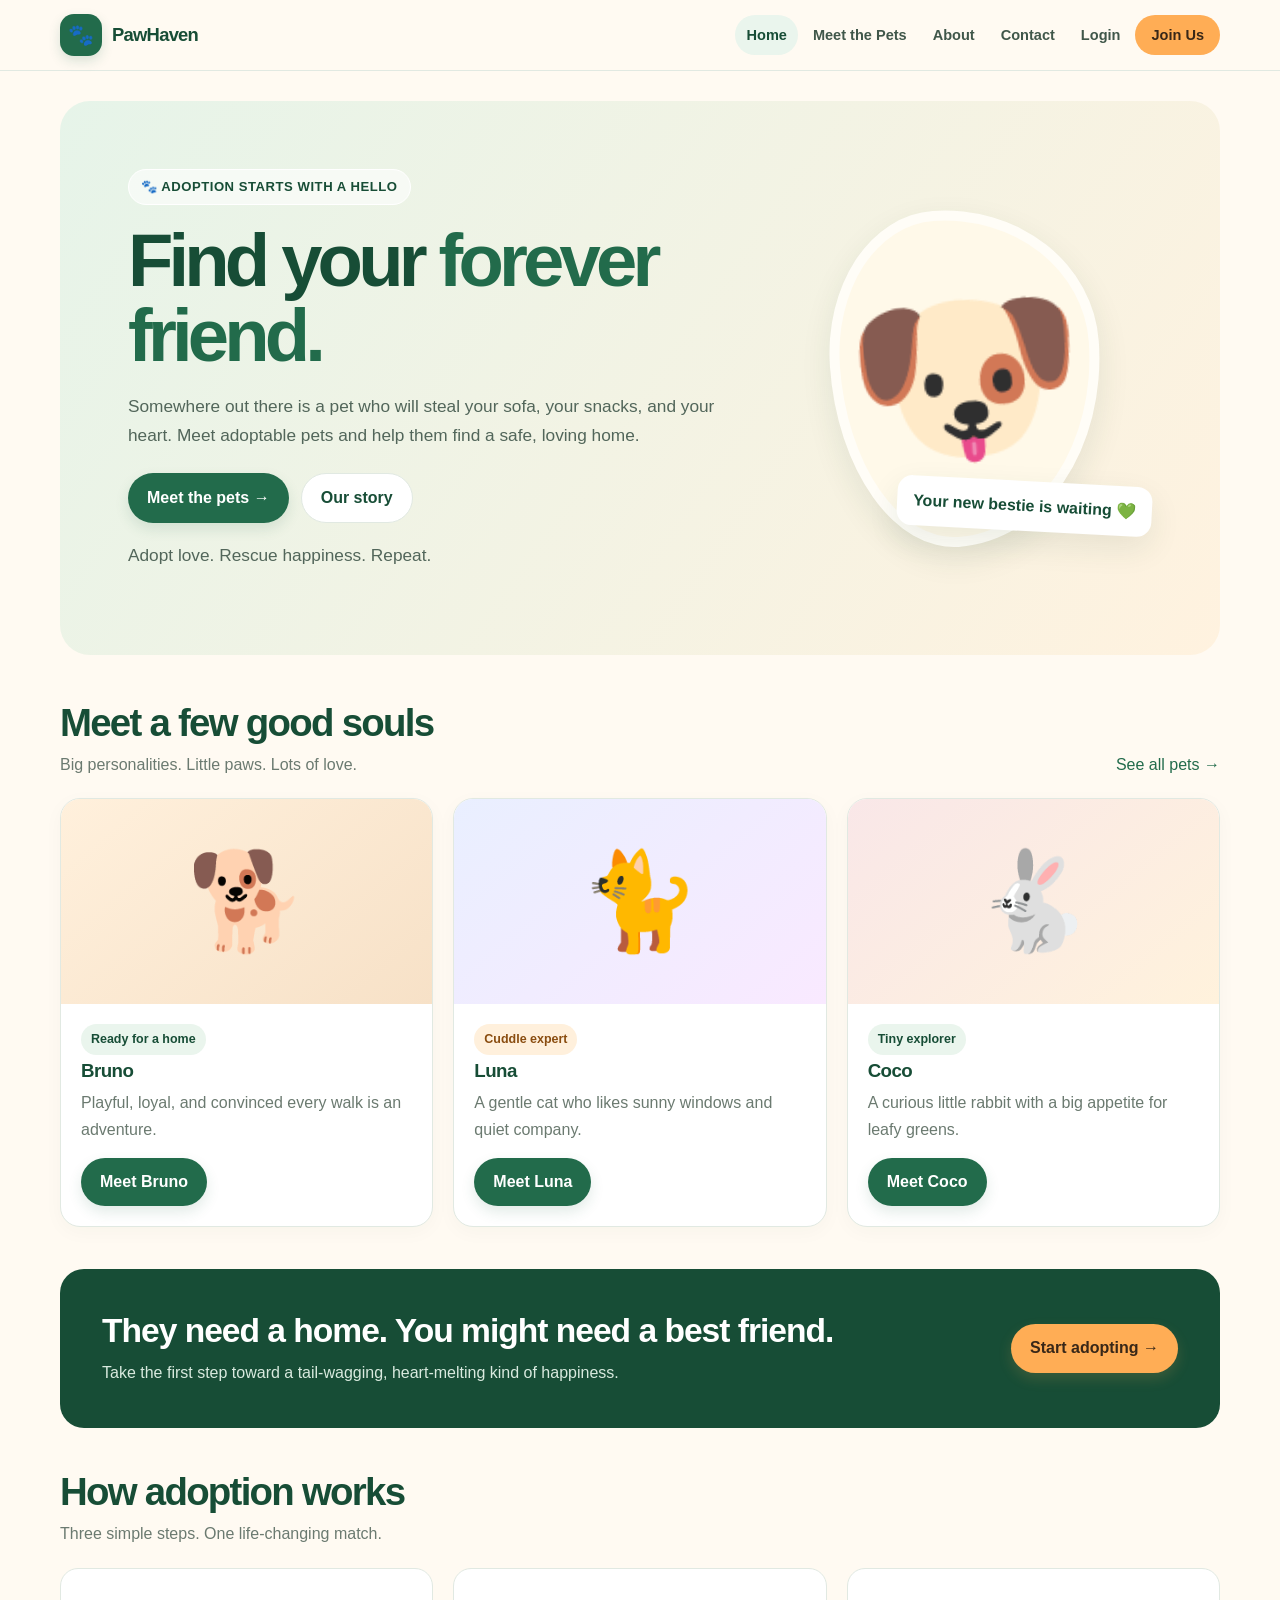
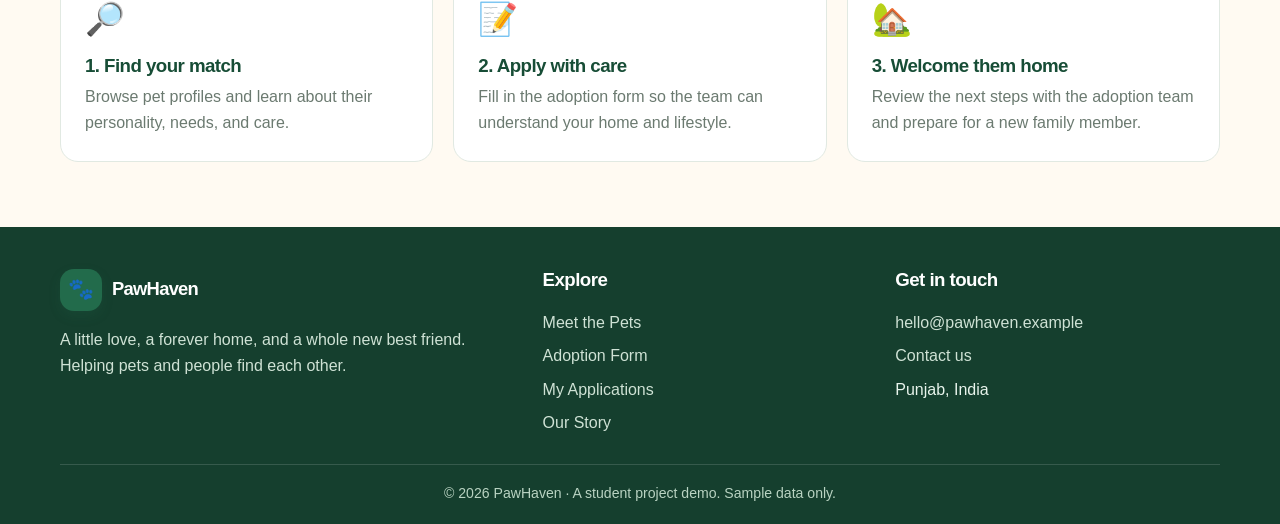
<file: index.html>
<!DOCTYPE html>
<html lang="en">
<head>
  <meta charset="UTF-8">
  <meta name="viewport" content="width=device-width, initial-scale=1.0">
  <title>Home | PawHaven</title>
  <meta name="description" content="PawHaven — a friendly pet adoption platform student project.">
  <link rel="stylesheet" href="style.css">
</head>
<body>
<header><div class="nav-wrap"><a class="brand" href="index.html"><span class="brand-mark">🐾</span><span>PawHaven</span></a><nav class="nav-links"><a href="index.html">Home</a><a href="pets.html">Meet the Pets</a><a href="about.html">About</a><a href="contact.html">Contact</a><a href="login.html">Login</a><a class="nav-cta" href="register.html">Join Us</a></nav></div></header>
<main class="container">

<section class="hero">
  <div><span class="eyebrow">🐾 Adoption starts with a hello</span><h1>Find your <span>forever friend.</span></h1><p>Somewhere out there is a pet who will steal your sofa, your snacks, and your heart. Meet adoptable pets and help them find a safe, loving home.</p><div class="button-row"><a class="btn" href="pets.html">Meet the pets →</a><a class="btn light" href="about.html">Our story</a></div><p class="small">Adopt love. Rescue happiness. Repeat.</p></div>
  <div class="hero-art"><div class="pet-emoji">🐶</div><div class="floating-note">Your new bestie is waiting 💚</div></div>
</section>
<div class="section-head"><div><h2>Meet a few good souls</h2><p>Big personalities. Little paws. Lots of love.</p></div><a href="pets.html">See all pets →</a></div>
<section class="grid">
  <article class="card"><div class="pet-photo dog">🐕</div><div class="card-body"><span class="tag">Ready for a home</span><h3>Bruno</h3><p>Playful, loyal, and convinced every walk is an adventure.</p><a class="btn" href="pet-details.html?pet=bruno">Meet Bruno</a></div></article>
  <article class="card"><div class="pet-photo cat">🐈</div><div class="card-body"><span class="tag orange">Cuddle expert</span><h3>Luna</h3><p>A gentle cat who likes sunny windows and quiet company.</p><a class="btn" href="pet-details.html?pet=luna">Meet Luna</a></div></article>
  <article class="card"><div class="pet-photo rabbit">🐇</div><div class="card-body"><span class="tag">Tiny explorer</span><h3>Coco</h3><p>A curious little rabbit with a big appetite for leafy greens.</p><a class="btn" href="pet-details.html?pet=coco">Meet Coco</a></div></article>
</section>
<section class="callout"><div><h2>They need a home. You might need a best friend.</h2><p>Take the first step toward a tail-wagging, heart-melting kind of happiness.</p></div><a class="btn orange" href="adoption-form.html">Start adopting →</a></section>
<div class="section-head"><div><h2>How adoption works</h2><p>Three simple steps. One life-changing match.</p></div></div>
<section class="grid">
  <div class="feature"><div class="icon">🔎</div><h3>1. Find your match</h3><p>Browse pet profiles and learn about their personality, needs, and care.</p></div>
  <div class="feature"><div class="icon">📝</div><h3>2. Apply with care</h3><p>Fill in the adoption form so the team can understand your home and lifestyle.</p></div>
  <div class="feature"><div class="icon">🏡</div><h3>3. Welcome them home</h3><p>Review the next steps with the adoption team and prepare for a new family member.</p></div>
</section>

</main>
<footer class="footer"><div class="container"><div class="footer-grid"><div><a class="brand" href="index.html"><span class="brand-mark">🐾</span><span style="color:white">PawHaven</span></a><p>A little love, a forever home, and a whole new best friend. Helping pets and people find each other.</p></div><div><h3>Explore</h3><div class="footer-links"><a href="pets.html">Meet the Pets</a><a href="adoption-form.html">Adoption Form</a><a href="my-applications.html">My Applications</a><a href="about.html">Our Story</a></div></div><div><h3>Get in touch</h3><div class="footer-links"><a href="mailto:hello@pawhaven.example">hello@pawhaven.example</a><a href="contact.html">Contact us</a><span>Punjab, India</span></div></div></div><div class="copyright">© 2026 PawHaven · A student project demo. Sample data only.</div></div></footer>
  <script src="script.js"></script>
</body>
</html>
</file>
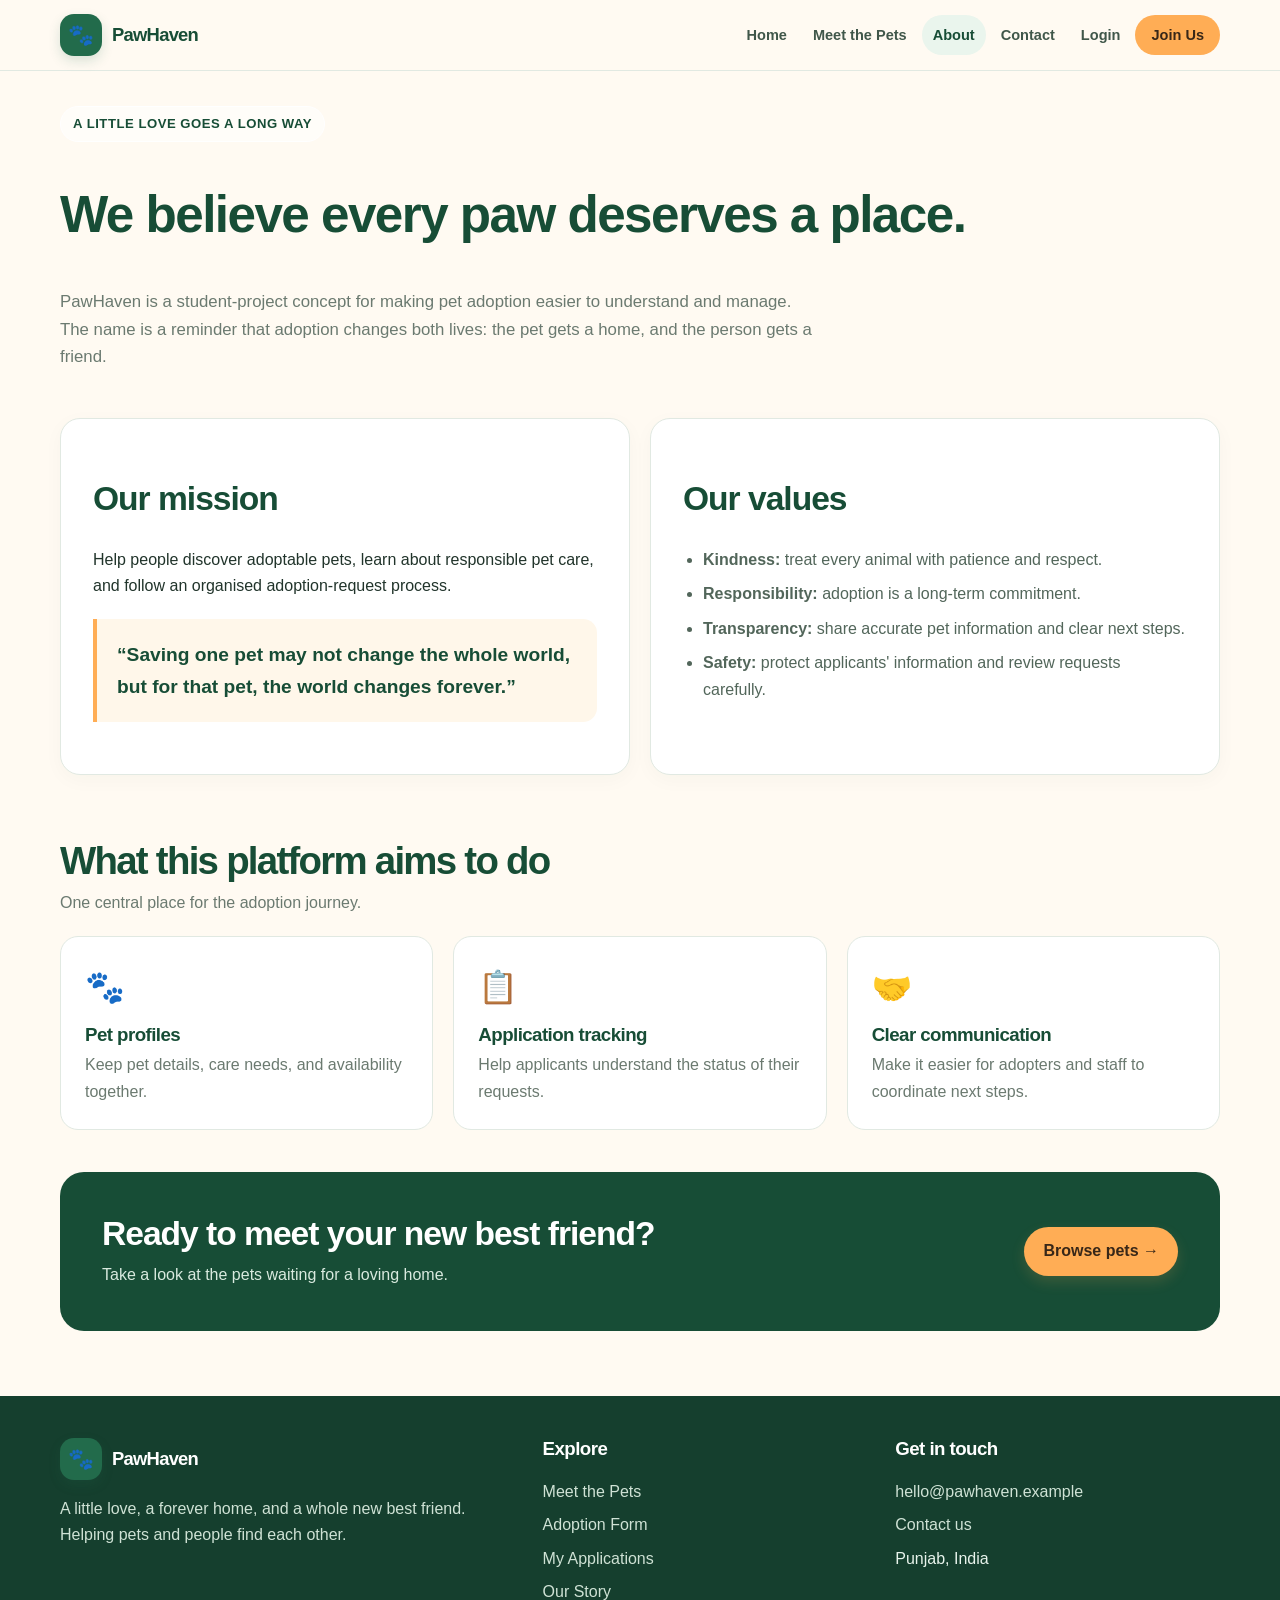
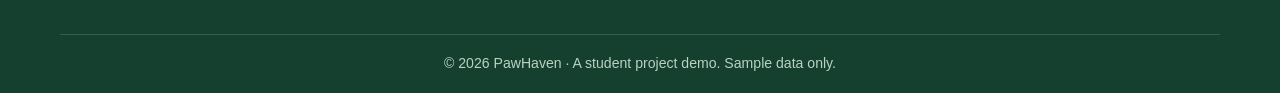
<file: about.html>
<!DOCTYPE html>
<html lang="en">
<head>
  <meta charset="UTF-8">
  <meta name="viewport" content="width=device-width, initial-scale=1.0">
  <title>About Us | PawHaven</title>
  <meta name="description" content="PawHaven — a friendly pet adoption platform student project.">
  <link rel="stylesheet" href="style.css">
</head>
<body>
<header><div class="nav-wrap"><a class="brand" href="index.html"><span class="brand-mark">🐾</span><span>PawHaven</span></a><nav class="nav-links"><a href="index.html">Home</a><a href="pets.html">Meet the Pets</a><a href="about.html">About</a><a href="contact.html">Contact</a><a href="login.html">Login</a><a class="nav-cta" href="register.html">Join Us</a></nav></div></header>
<main class="container">

<section class="page-intro"><span class="eyebrow">A little love goes a long way</span><h1>We believe every paw deserves a place.</h1><p>PawHaven is a student-project concept for making pet adoption easier to understand and manage. The name is a reminder that adoption changes both lives: the pet gets a home, and the person gets a friend.</p></section>
<section class="grid two"><div class="panel"><h2>Our mission</h2><p>Help people discover adoptable pets, learn about responsible pet care, and follow an organised adoption-request process.</p><p class="quote">“Saving one pet may not change the whole world, but for that pet, the world changes forever.”</p></div><div class="panel"><h2>Our values</h2><ul class="list-clean"><li><strong>Kindness:</strong> treat every animal with patience and respect.</li><li><strong>Responsibility:</strong> adoption is a long-term commitment.</li><li><strong>Transparency:</strong> share accurate pet information and clear next steps.</li><li><strong>Safety:</strong> protect applicants' information and review requests carefully.</li></ul></div></section>
<div class="section-head"><div><h2>What this platform aims to do</h2><p>One central place for the adoption journey.</p></div></div>
<section class="grid"><div class="feature"><div class="icon">🐾</div><h3>Pet profiles</h3><p>Keep pet details, care needs, and availability together.</p></div><div class="feature"><div class="icon">📋</div><h3>Application tracking</h3><p>Help applicants understand the status of their requests.</p></div><div class="feature"><div class="icon">🤝</div><h3>Clear communication</h3><p>Make it easier for adopters and staff to coordinate next steps.</p></div></section>
<div class="callout"><div><h2>Ready to meet your new best friend?</h2><p>Take a look at the pets waiting for a loving home.</p></div><a class="btn orange" href="pets.html">Browse pets →</a></div>

</main>
<footer class="footer"><div class="container"><div class="footer-grid"><div><a class="brand" href="index.html"><span class="brand-mark">🐾</span><span style="color:white">PawHaven</span></a><p>A little love, a forever home, and a whole new best friend. Helping pets and people find each other.</p></div><div><h3>Explore</h3><div class="footer-links"><a href="pets.html">Meet the Pets</a><a href="adoption-form.html">Adoption Form</a><a href="my-applications.html">My Applications</a><a href="about.html">Our Story</a></div></div><div><h3>Get in touch</h3><div class="footer-links"><a href="mailto:hello@pawhaven.example">hello@pawhaven.example</a><a href="contact.html">Contact us</a><span>Punjab, India</span></div></div></div><div class="copyright">© 2026 PawHaven · A student project demo. Sample data only.</div></div></footer>
  <script src="script.js"></script>
</body>
</html>
</file>
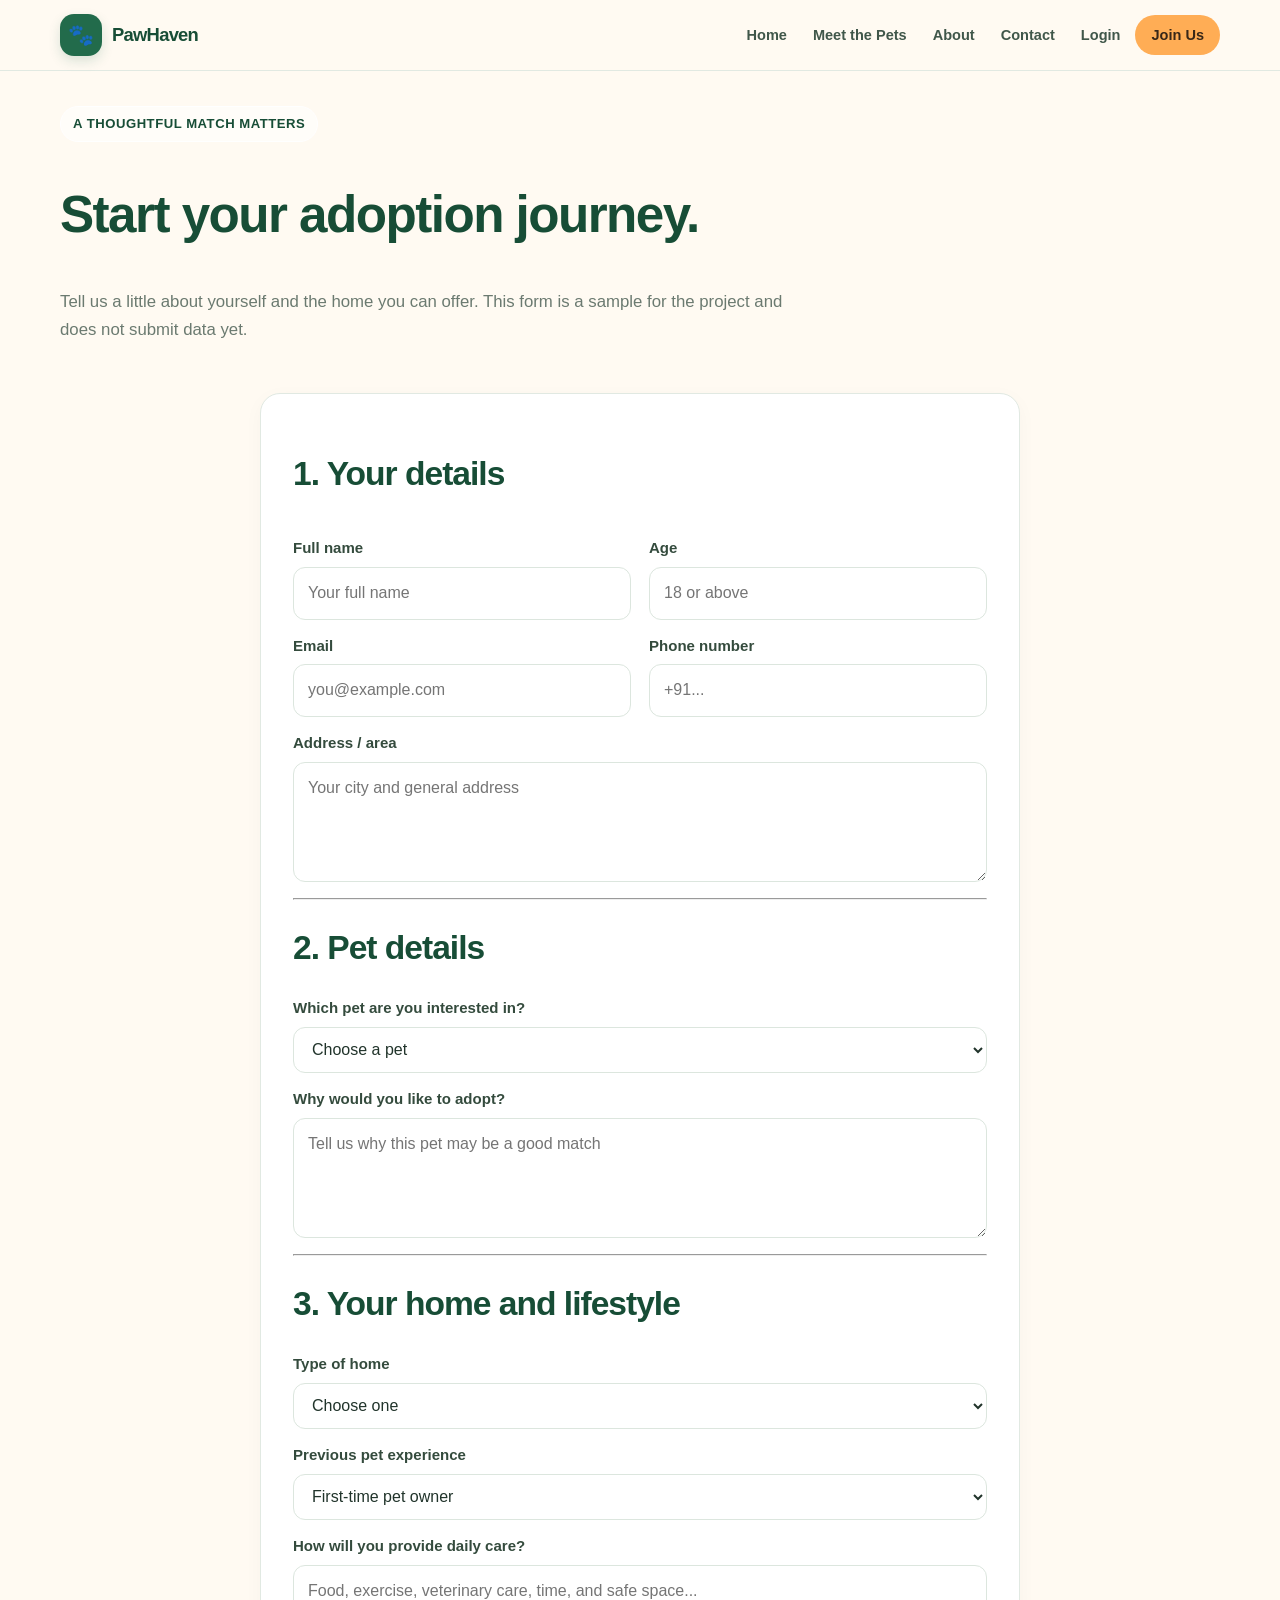
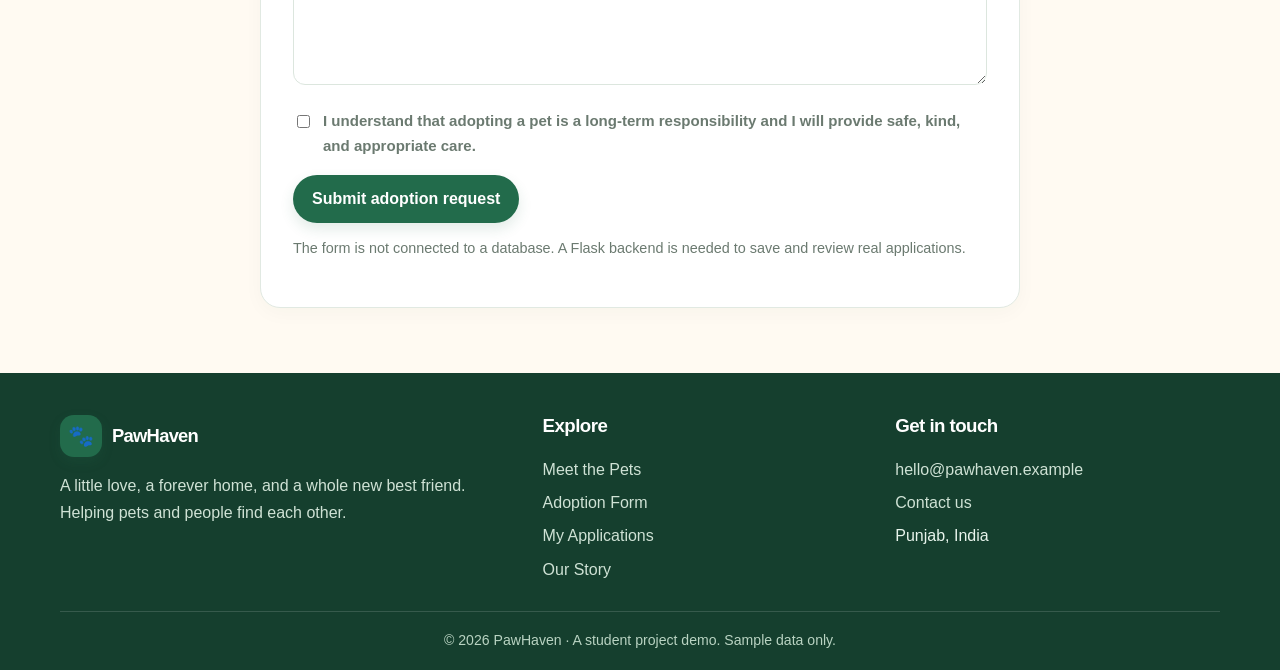
<file: adoption-form.html>
<!DOCTYPE html>
<html lang="en">
<head>
  <meta charset="UTF-8">
  <meta name="viewport" content="width=device-width, initial-scale=1.0">
  <title>Adoption Form | PawHaven</title>
  <meta name="description" content="PawHaven — a friendly pet adoption platform student project.">
  <link rel="stylesheet" href="style.css">
</head>
<body>
<header><div class="nav-wrap"><a class="brand" href="index.html"><span class="brand-mark">🐾</span><span>PawHaven</span></a><nav class="nav-links"><a href="index.html">Home</a><a href="pets.html">Meet the Pets</a><a href="about.html">About</a><a href="contact.html">Contact</a><a href="login.html">Login</a><a class="nav-cta" href="register.html">Join Us</a></nav></div></header>
<main class="container">

<section class="page-intro"><span class="eyebrow">A thoughtful match matters</span><h1>Start your adoption journey.</h1><p>Tell us a little about yourself and the home you can offer. This form is a sample for the project and does not submit data yet.</p></section>
<section class="form-layout"><div class="panel"><form action="#" method="post"><h2>1. Your details</h2><div class="form-grid"><div><label for="fullname">Full name</label><input id="fullname" name="fullname" required placeholder="Your full name"></div><div><label for="age">Age</label><input id="age" name="age" type="number" min="18" required placeholder="18 or above"></div><div><label for="email">Email</label><input id="email" name="email" type="email" required placeholder="you@example.com"></div><div><label for="phone">Phone number</label><input id="phone" name="phone" type="tel" required placeholder="+91..."></div><div class="full"><label for="address">Address / area</label><textarea id="address" name="address" required placeholder="Your city and general address"></textarea></div></div><hr><h2>2. Pet details</h2><label for="pet">Which pet are you interested in?</label><select id="pet" name="pet" required><option value="">Choose a pet</option><option value="bruno">Bruno — Dog</option><option value="luna">Luna — Cat</option><option value="coco">Coco — Rabbit</option><option value="rocky">Rocky — Dog</option><option value="misty">Misty — Cat</option><option value="peanut">Peanut — Rabbit</option></select><label for="reason">Why would you like to adopt?</label><textarea id="reason" name="reason" required placeholder="Tell us why this pet may be a good match"></textarea><hr><h2>3. Your home and lifestyle</h2><label for="home">Type of home</label><select id="home" name="home" required><option value="">Choose one</option><option>House with outdoor space</option><option>Apartment</option><option>Shared accommodation</option><option>Other</option></select><label for="experience">Previous pet experience</label><select id="experience" name="experience"><option>First-time pet owner</option><option>Have cared for pets before</option><option>Currently have other pets</option></select><label for="care">How will you provide daily care?</label><textarea id="care" name="care" required placeholder="Food, exercise, veterinary care, time, and safe space..."></textarea><label class="checkline"><input type="checkbox" required><span>I understand that adopting a pet is a long-term responsibility and I will provide safe, kind, and appropriate care.</span></label><button type="submit">Submit adoption request</button><p class="hint">The form is not connected to a database. A Flask backend is needed to save and review real applications.</p></form></div></section>

</main>
<footer class="footer"><div class="container"><div class="footer-grid"><div><a class="brand" href="index.html"><span class="brand-mark">🐾</span><span style="color:white">PawHaven</span></a><p>A little love, a forever home, and a whole new best friend. Helping pets and people find each other.</p></div><div><h3>Explore</h3><div class="footer-links"><a href="pets.html">Meet the Pets</a><a href="adoption-form.html">Adoption Form</a><a href="my-applications.html">My Applications</a><a href="about.html">Our Story</a></div></div><div><h3>Get in touch</h3><div class="footer-links"><a href="mailto:hello@pawhaven.example">hello@pawhaven.example</a><a href="contact.html">Contact us</a><span>Punjab, India</span></div></div></div><div class="copyright">© 2026 PawHaven · A student project demo. Sample data only.</div></div></footer>
  <script src="script.js"></script>
</body>
</html>
</file>
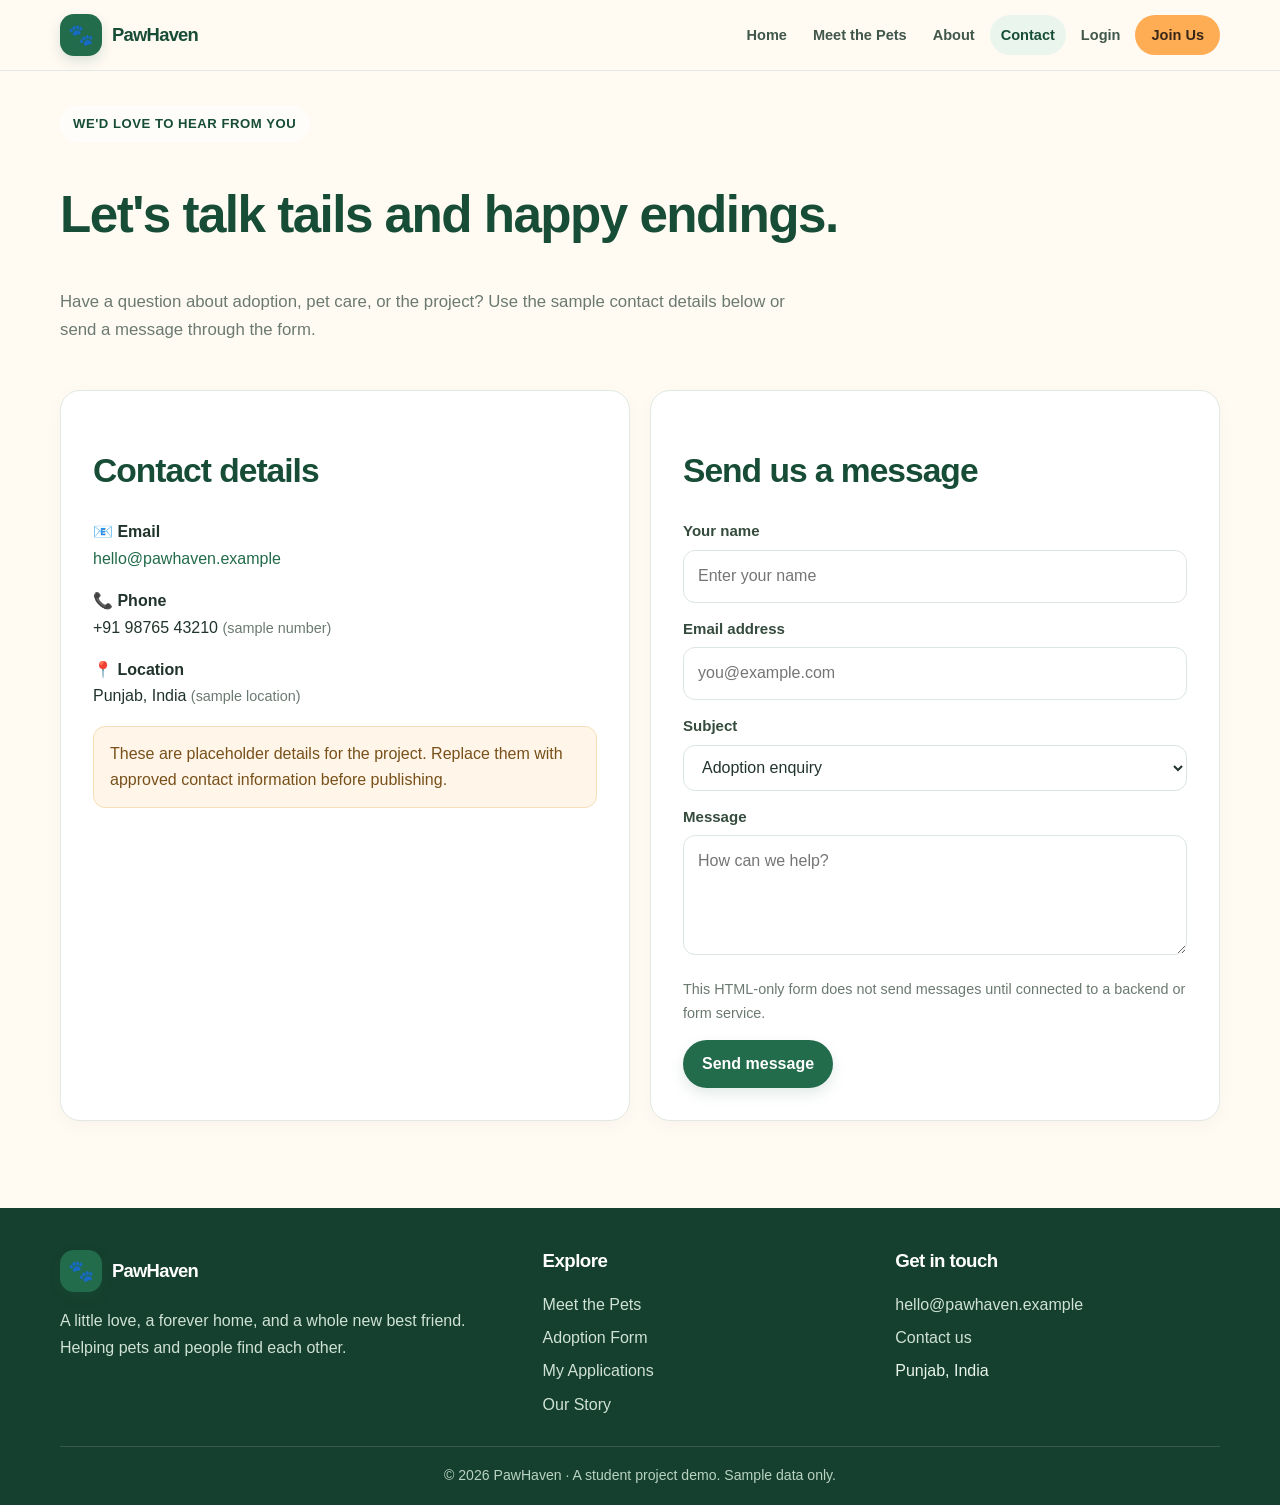
<file: contact.html>
<!DOCTYPE html>
<html lang="en">
<head>
  <meta charset="UTF-8">
  <meta name="viewport" content="width=device-width, initial-scale=1.0">
  <title>Contact | PawHaven</title>
  <meta name="description" content="PawHaven — a friendly pet adoption platform student project.">
  <link rel="stylesheet" href="style.css">
</head>
<body>
<header><div class="nav-wrap"><a class="brand" href="index.html"><span class="brand-mark">🐾</span><span>PawHaven</span></a><nav class="nav-links"><a href="index.html">Home</a><a href="pets.html">Meet the Pets</a><a href="about.html">About</a><a href="contact.html">Contact</a><a href="login.html">Login</a><a class="nav-cta" href="register.html">Join Us</a></nav></div></header>
<main class="container">

<section class="page-intro"><span class="eyebrow">We'd love to hear from you</span><h1>Let's talk tails and happy endings.</h1><p>Have a question about adoption, pet care, or the project? Use the sample contact details below or send a message through the form.</p></section>
<section class="grid two"><div class="panel"><h2>Contact details</h2><p><strong>📧 Email</strong><br><a href="mailto:hello@pawhaven.example">hello@pawhaven.example</a></p><p><strong>📞 Phone</strong><br>+91 98765 43210 <span class="small">(sample number)</span></p><p><strong>📍 Location</strong><br>Punjab, India <span class="small">(sample location)</span></p><div class="notice warn">These are placeholder details for the project. Replace them with approved contact information before publishing.</div></div>
<div class="panel"><h2>Send us a message</h2><form action="#" method="post"><label for="name">Your name</label><input id="name" name="name" required placeholder="Enter your name"><label for="email">Email address</label><input id="email" name="email" type="email" required placeholder="you@example.com"><label for="subject">Subject</label><select id="subject" name="subject"><option>Adoption enquiry</option><option>Pet care question</option><option>Volunteer enquiry</option><option>Website feedback</option></select><label for="message">Message</label><textarea id="message" name="message" required placeholder="How can we help?"></textarea><p class="hint">This HTML-only form does not send messages until connected to a backend or form service.</p><button type="submit">Send message</button></form></div></section>

</main>
<footer class="footer"><div class="container"><div class="footer-grid"><div><a class="brand" href="index.html"><span class="brand-mark">🐾</span><span style="color:white">PawHaven</span></a><p>A little love, a forever home, and a whole new best friend. Helping pets and people find each other.</p></div><div><h3>Explore</h3><div class="footer-links"><a href="pets.html">Meet the Pets</a><a href="adoption-form.html">Adoption Form</a><a href="my-applications.html">My Applications</a><a href="about.html">Our Story</a></div></div><div><h3>Get in touch</h3><div class="footer-links"><a href="mailto:hello@pawhaven.example">hello@pawhaven.example</a><a href="contact.html">Contact us</a><span>Punjab, India</span></div></div></div><div class="copyright">© 2026 PawHaven · A student project demo. Sample data only.</div></div></footer>
  <script src="script.js"></script>
</body>
</html>
</file>
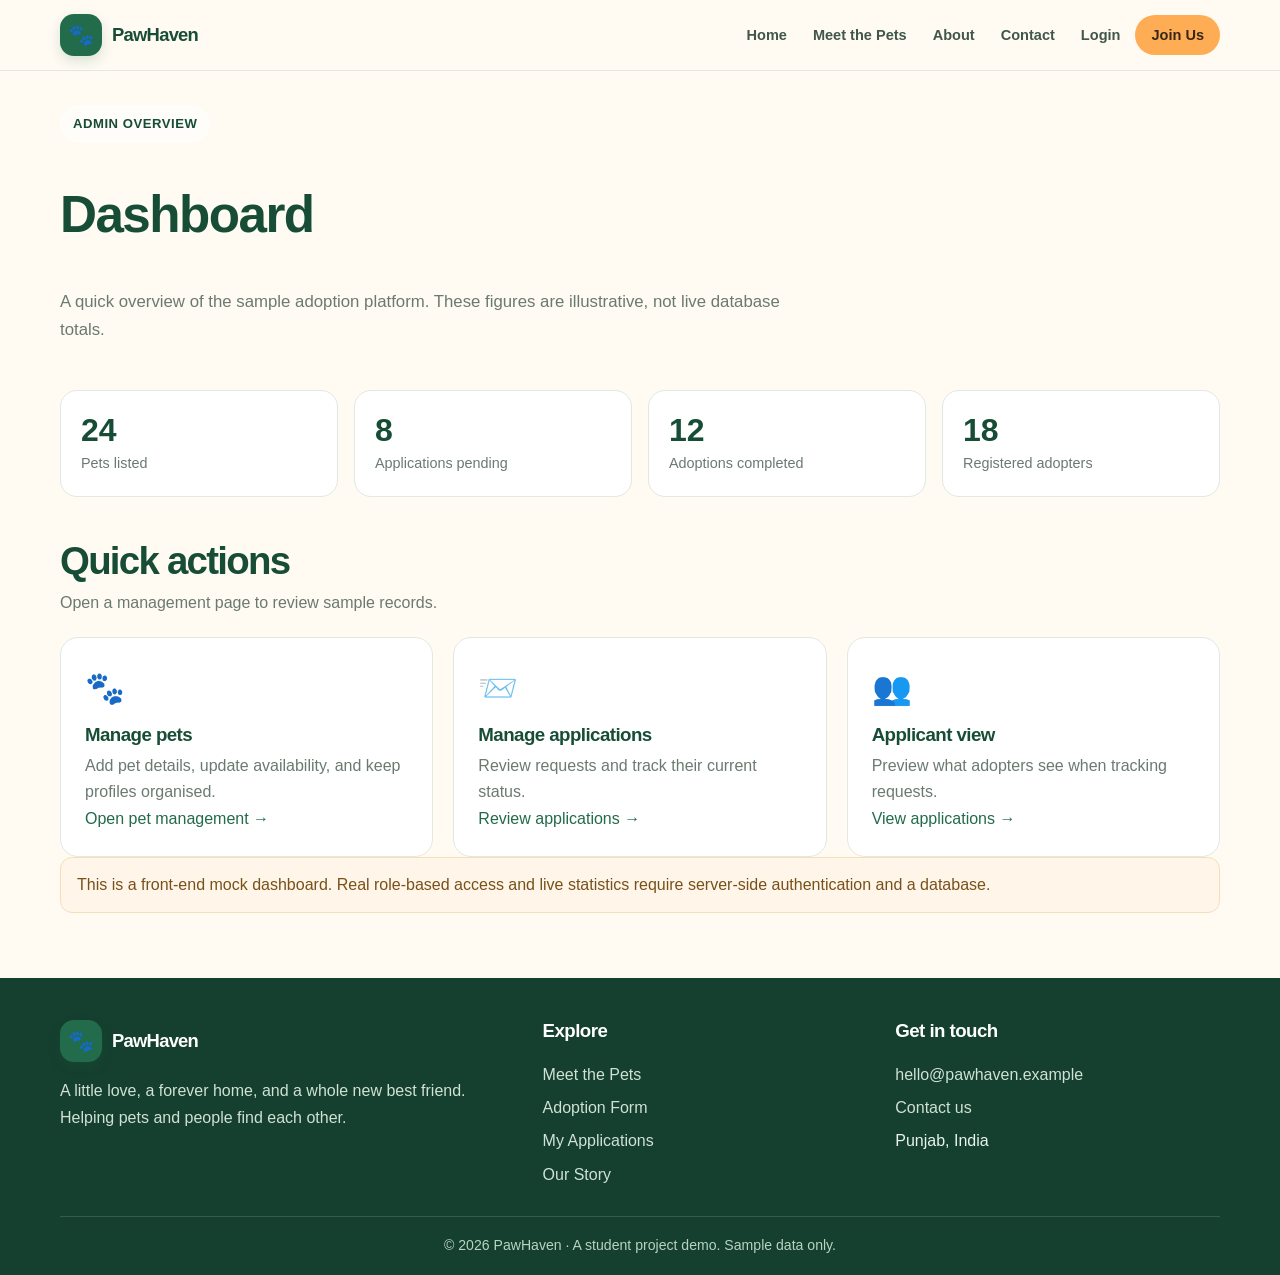
<file: dashboard.html>
<!DOCTYPE html>
<html lang="en">
<head>
  <meta charset="UTF-8">
  <meta name="viewport" content="width=device-width, initial-scale=1.0">
  <title>Dashboard | PawHaven</title>
  <meta name="description" content="PawHaven — a friendly pet adoption platform student project.">
  <link rel="stylesheet" href="style.css">
</head>
<body>
<header><div class="nav-wrap"><a class="brand" href="index.html"><span class="brand-mark">🐾</span><span>PawHaven</span></a><nav class="nav-links"><a href="index.html">Home</a><a href="pets.html">Meet the Pets</a><a href="about.html">About</a><a href="contact.html">Contact</a><a href="login.html">Login</a><a class="nav-cta" href="register.html">Join Us</a></nav></div></header>
<main class="container">

<section class="page-intro"><span class="eyebrow">Admin overview</span><h1>Dashboard</h1><p>A quick overview of the sample adoption platform. These figures are illustrative, not live database totals.</p></section>
<div class="stats"><div class="stat"><strong>24</strong><span>Pets listed</span></div><div class="stat"><strong>8</strong><span>Applications pending</span></div><div class="stat"><strong>12</strong><span>Adoptions completed</span></div><div class="stat"><strong>18</strong><span>Registered adopters</span></div></div>
<div class="section-head"><div><h2>Quick actions</h2><p>Open a management page to review sample records.</p></div></div>
<section class="grid"><div class="feature"><div class="icon">🐾</div><h3>Manage pets</h3><p>Add pet details, update availability, and keep profiles organised.</p><a href="manage-pets.html">Open pet management →</a></div><div class="feature"><div class="icon">📨</div><h3>Manage applications</h3><p>Review requests and track their current status.</p><a href="manage-applications.html">Review applications →</a></div><div class="feature"><div class="icon">👥</div><h3>Applicant view</h3><p>Preview what adopters see when tracking requests.</p><a href="my-applications.html">View applications →</a></div></section>
<div class="notice warn">This is a front-end mock dashboard. Real role-based access and live statistics require server-side authentication and a database.</div>

</main>
<footer class="footer"><div class="container"><div class="footer-grid"><div><a class="brand" href="index.html"><span class="brand-mark">🐾</span><span style="color:white">PawHaven</span></a><p>A little love, a forever home, and a whole new best friend. Helping pets and people find each other.</p></div><div><h3>Explore</h3><div class="footer-links"><a href="pets.html">Meet the Pets</a><a href="adoption-form.html">Adoption Form</a><a href="my-applications.html">My Applications</a><a href="about.html">Our Story</a></div></div><div><h3>Get in touch</h3><div class="footer-links"><a href="mailto:hello@pawhaven.example">hello@pawhaven.example</a><a href="contact.html">Contact us</a><span>Punjab, India</span></div></div></div><div class="copyright">© 2026 PawHaven · A student project demo. Sample data only.</div></div></footer>
  <script src="script.js"></script>
</body>
</html>
</file>
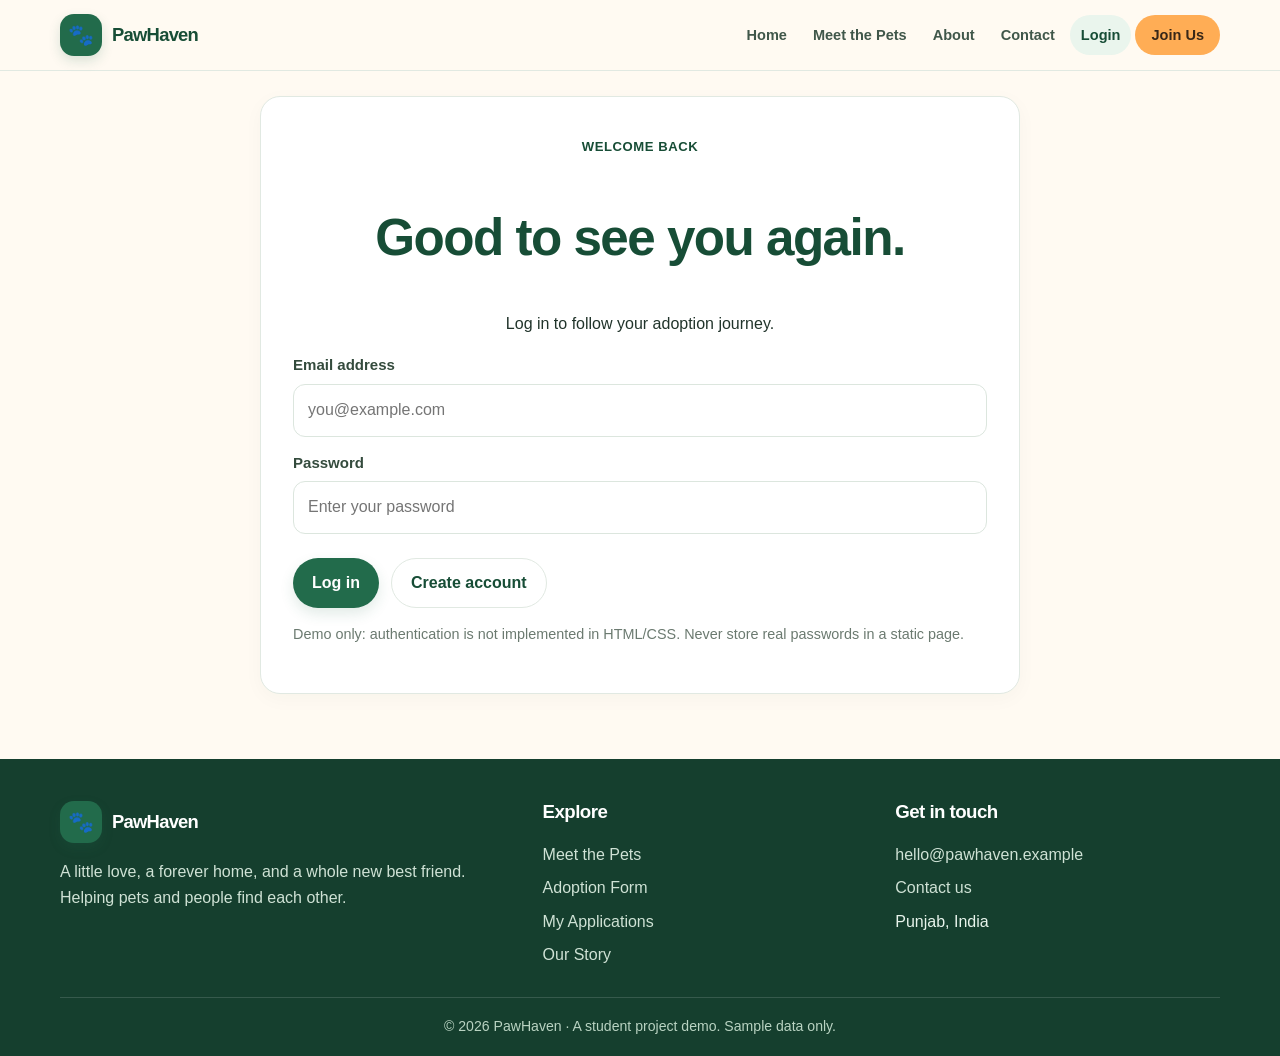
<file: login.html>
<!DOCTYPE html>
<html lang="en">
<head>
  <meta charset="UTF-8">
  <meta name="viewport" content="width=device-width, initial-scale=1.0">
  <title>Login | PawHaven</title>
  <meta name="description" content="PawHaven — a friendly pet adoption platform student project.">
  <link rel="stylesheet" href="style.css">
</head>
<body>
<header><div class="nav-wrap"><a class="brand" href="index.html"><span class="brand-mark">🐾</span><span>PawHaven</span></a><nav class="nav-links"><a href="index.html">Home</a><a href="pets.html">Meet the Pets</a><a href="about.html">About</a><a href="contact.html">Contact</a><a href="login.html">Login</a><a class="nav-cta" href="register.html">Join Us</a></nav></div></header>
<main class="container">

<section class="form-layout"><div class="panel"><div class="center"><span class="eyebrow">Welcome back</span><h1>Good to see you again.</h1><p>Log in to follow your adoption journey.</p></div><form action="#" method="post"><label for="email">Email address</label><input id="email" name="email" type="email" required placeholder="you@example.com"><label for="password">Password</label><input id="password" name="password" type="password" required placeholder="Enter your password"><div class="button-row"><button type="submit">Log in</button><a class="btn light" href="register.html">Create account</a></div><p class="hint">Demo only: authentication is not implemented in HTML/CSS. Never store real passwords in a static page.</p></form></div></section>

</main>
<footer class="footer"><div class="container"><div class="footer-grid"><div><a class="brand" href="index.html"><span class="brand-mark">🐾</span><span style="color:white">PawHaven</span></a><p>A little love, a forever home, and a whole new best friend. Helping pets and people find each other.</p></div><div><h3>Explore</h3><div class="footer-links"><a href="pets.html">Meet the Pets</a><a href="adoption-form.html">Adoption Form</a><a href="my-applications.html">My Applications</a><a href="about.html">Our Story</a></div></div><div><h3>Get in touch</h3><div class="footer-links"><a href="mailto:hello@pawhaven.example">hello@pawhaven.example</a><a href="contact.html">Contact us</a><span>Punjab, India</span></div></div></div><div class="copyright">© 2026 PawHaven · A student project demo. Sample data only.</div></div></footer>
  <script src="script.js"></script>
</body>
</html>
</file>
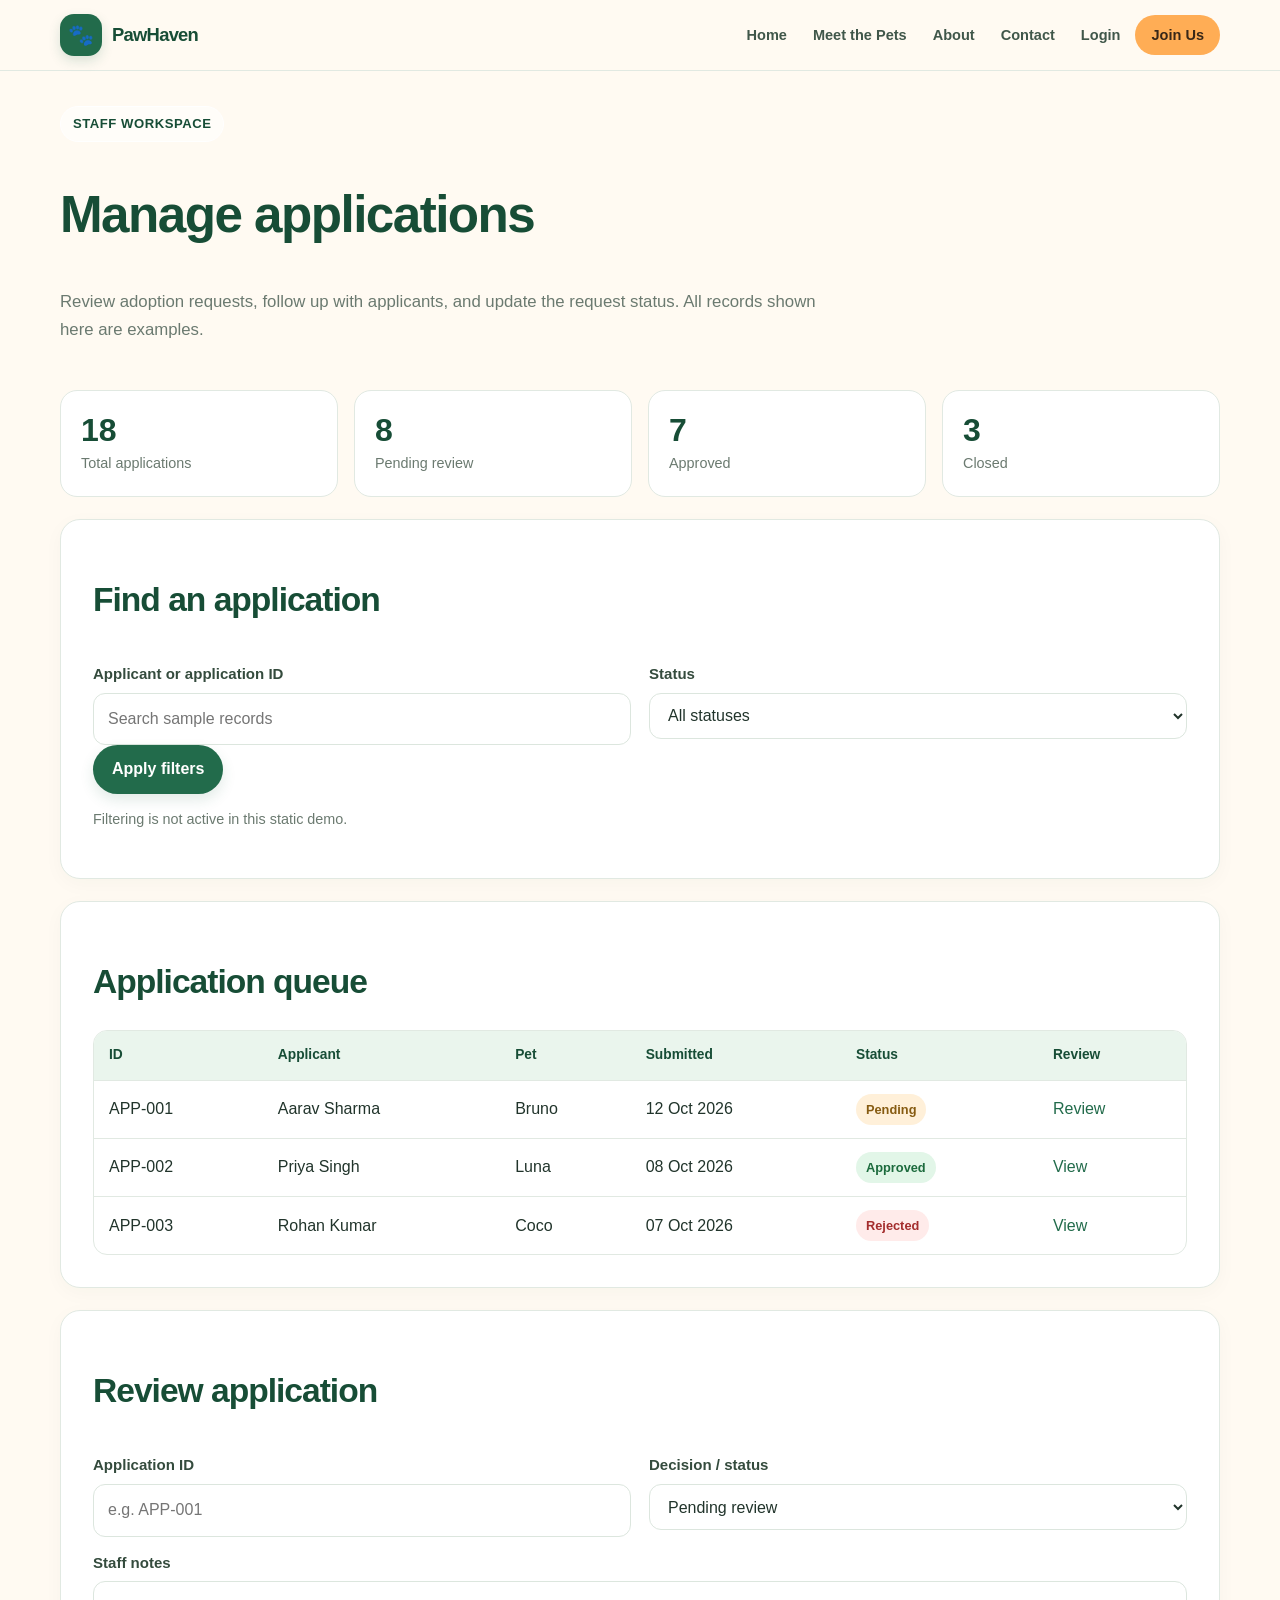
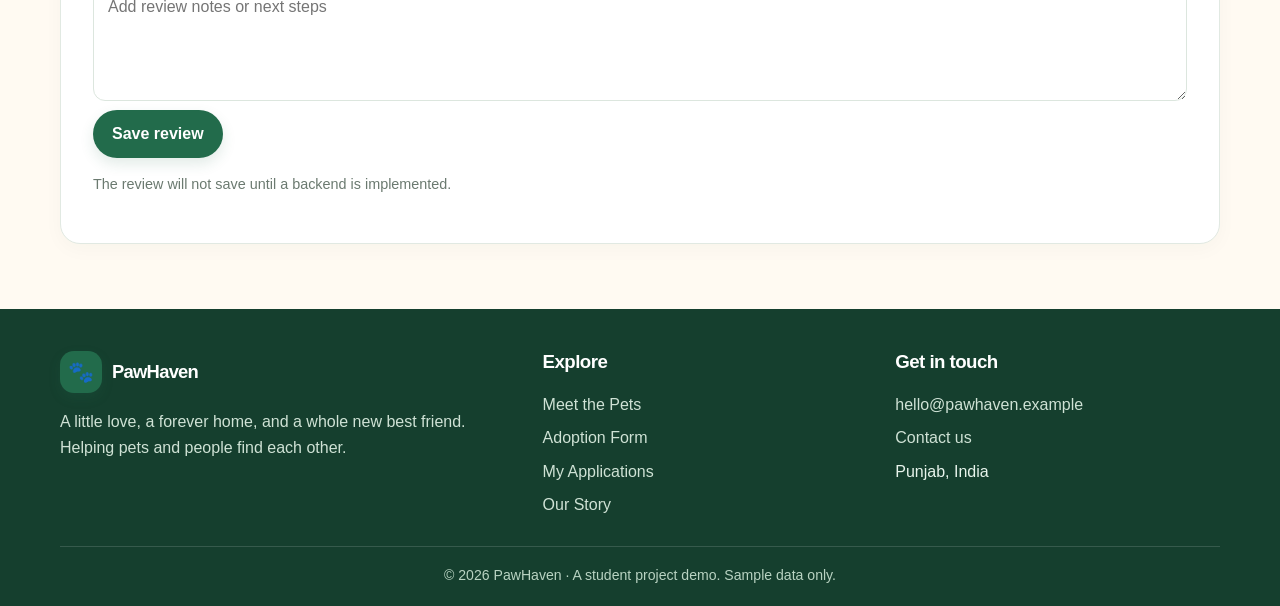
<file: manage-applications.html>
<!DOCTYPE html>
<html lang="en">
<head>
  <meta charset="UTF-8">
  <meta name="viewport" content="width=device-width, initial-scale=1.0">
  <title>Manage Applications | PawHaven</title>
  <meta name="description" content="PawHaven — a friendly pet adoption platform student project.">
  <link rel="stylesheet" href="style.css">
</head>
<body>
<header><div class="nav-wrap"><a class="brand" href="index.html"><span class="brand-mark">🐾</span><span>PawHaven</span></a><nav class="nav-links"><a href="index.html">Home</a><a href="pets.html">Meet the Pets</a><a href="about.html">About</a><a href="contact.html">Contact</a><a href="login.html">Login</a><a class="nav-cta" href="register.html">Join Us</a></nav></div></header>
<main class="container">

<section class="page-intro"><span class="eyebrow">Staff workspace</span><h1>Manage applications</h1><p>Review adoption requests, follow up with applicants, and update the request status. All records shown here are examples.</p></section>
<div class="stats"><div class="stat"><strong>18</strong><span>Total applications</span></div><div class="stat"><strong>8</strong><span>Pending review</span></div><div class="stat"><strong>7</strong><span>Approved</span></div><div class="stat"><strong>3</strong><span>Closed</span></div></div>
<section class="panel"><h2>Find an application</h2><form action="#" method="get"><div class="form-grid"><div><label for="search">Applicant or application ID</label><input id="search" name="search" placeholder="Search sample records"></div><div><label for="status">Status</label><select id="status" name="status"><option>All statuses</option><option>Pending</option><option>Approved</option><option>Rejected</option></select></div></div><button type="submit">Apply filters</button><p class="hint">Filtering is not active in this static demo.</p></form></section>
<section class="panel"><h2>Application queue</h2><div class="table-wrap"><table><thead><tr><th>ID</th><th>Applicant</th><th>Pet</th><th>Submitted</th><th>Status</th><th>Review</th></tr></thead><tbody><tr><td>APP-001</td><td>Aarav Sharma</td><td>Bruno</td><td>12 Oct 2026</td><td><span class="status">Pending</span></td><td><a href="#review">Review</a></td></tr><tr><td>APP-002</td><td>Priya Singh</td><td>Luna</td><td>08 Oct 2026</td><td><span class="status approved">Approved</span></td><td><a href="#review">View</a></td></tr><tr><td>APP-003</td><td>Rohan Kumar</td><td>Coco</td><td>07 Oct 2026</td><td><span class="status rejected">Rejected</span></td><td><a href="#review">View</a></td></tr></tbody></table></div></section>
<section class="panel" id="review"><h2>Review application</h2><form action="#" method="post"><div class="form-grid"><div><label for="appid">Application ID</label><input id="appid" name="appid" placeholder="e.g. APP-001"></div><div><label for="decision">Decision / status</label><select id="decision" name="decision"><option>Pending review</option><option>Approved</option><option>Needs more information</option><option>Rejected</option></select></div><div class="full"><label for="notes">Staff notes</label><textarea id="notes" name="notes" placeholder="Add review notes or next steps"></textarea></div></div><button type="submit">Save review</button><p class="hint">The review will not save until a backend is implemented.</p></form></section>

</main>
<footer class="footer"><div class="container"><div class="footer-grid"><div><a class="brand" href="index.html"><span class="brand-mark">🐾</span><span style="color:white">PawHaven</span></a><p>A little love, a forever home, and a whole new best friend. Helping pets and people find each other.</p></div><div><h3>Explore</h3><div class="footer-links"><a href="pets.html">Meet the Pets</a><a href="adoption-form.html">Adoption Form</a><a href="my-applications.html">My Applications</a><a href="about.html">Our Story</a></div></div><div><h3>Get in touch</h3><div class="footer-links"><a href="mailto:hello@pawhaven.example">hello@pawhaven.example</a><a href="contact.html">Contact us</a><span>Punjab, India</span></div></div></div><div class="copyright">© 2026 PawHaven · A student project demo. Sample data only.</div></div></footer>
  <script src="script.js"></script>
</body>
</html>
</file>
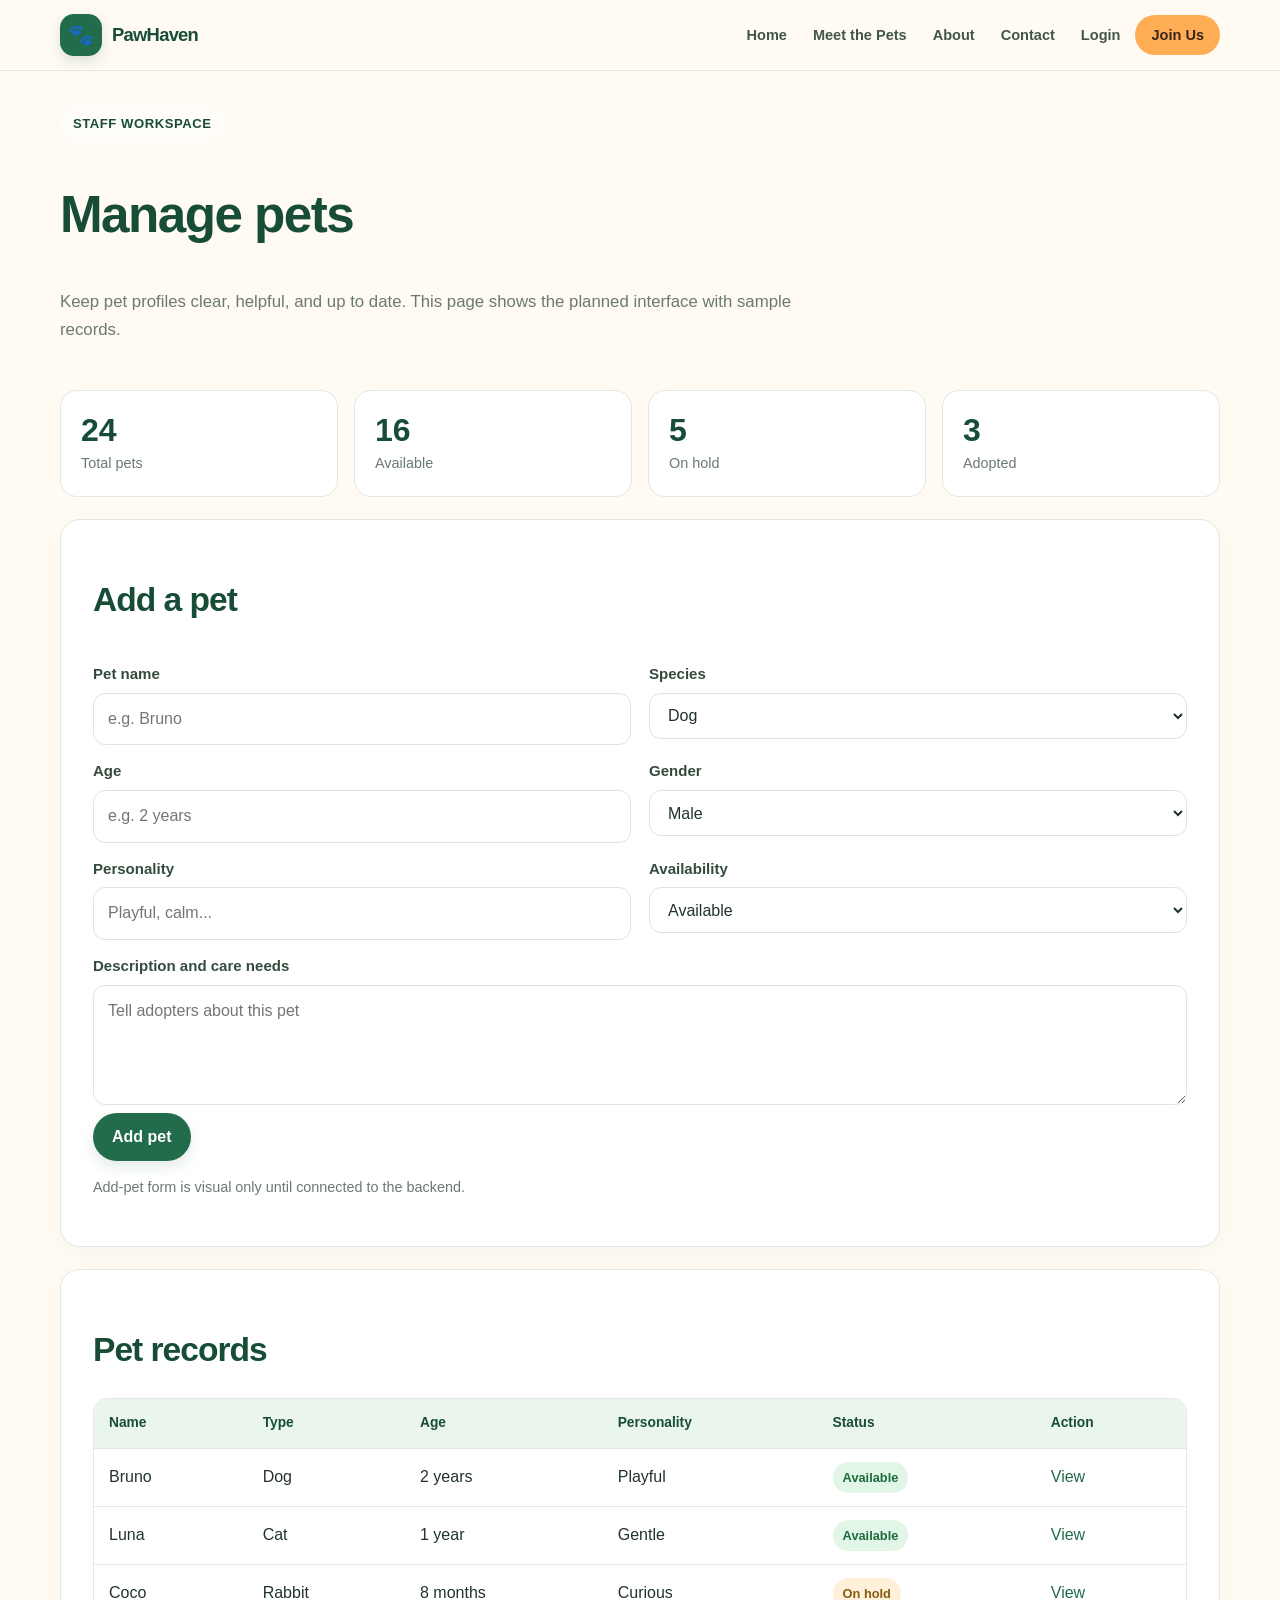
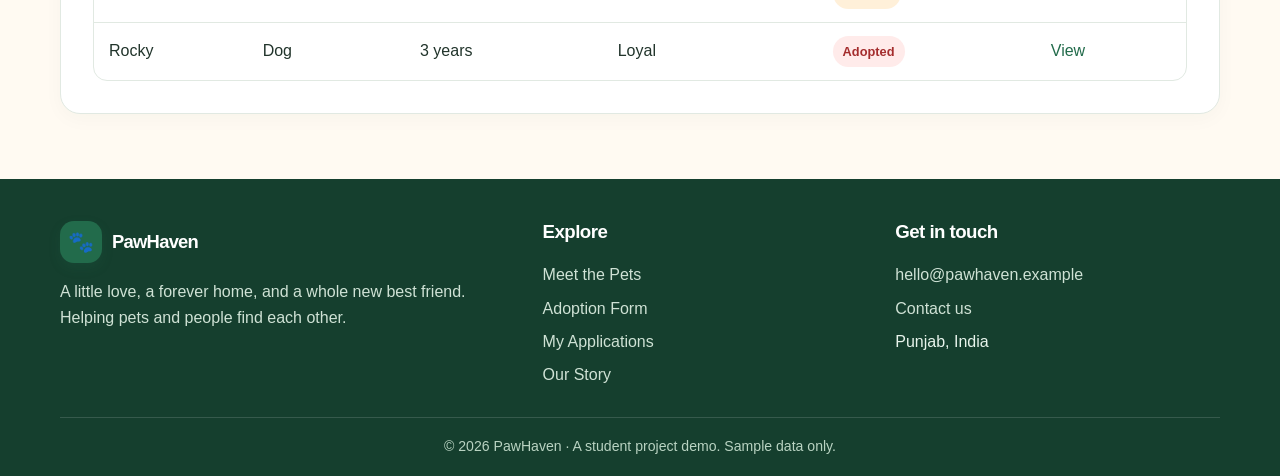
<file: manage-pets.html>
<!DOCTYPE html>
<html lang="en">
<head>
  <meta charset="UTF-8">
  <meta name="viewport" content="width=device-width, initial-scale=1.0">
  <title>Manage Pets | PawHaven</title>
  <meta name="description" content="PawHaven — a friendly pet adoption platform student project.">
  <link rel="stylesheet" href="style.css">
</head>
<body>
<header><div class="nav-wrap"><a class="brand" href="index.html"><span class="brand-mark">🐾</span><span>PawHaven</span></a><nav class="nav-links"><a href="index.html">Home</a><a href="pets.html">Meet the Pets</a><a href="about.html">About</a><a href="contact.html">Contact</a><a href="login.html">Login</a><a class="nav-cta" href="register.html">Join Us</a></nav></div></header>
<main class="container">

<section class="page-intro"><span class="eyebrow">Staff workspace</span><h1>Manage pets</h1><p>Keep pet profiles clear, helpful, and up to date. This page shows the planned interface with sample records.</p></section>
<div class="stats"><div class="stat"><strong>24</strong><span>Total pets</span></div><div class="stat"><strong>16</strong><span>Available</span></div><div class="stat"><strong>5</strong><span>On hold</span></div><div class="stat"><strong>3</strong><span>Adopted</span></div></div>
<section class="panel"><h2>Add a pet</h2><form action="#" method="post"><div class="form-grid"><div><label for="petname">Pet name</label><input id="petname" name="petname" required placeholder="e.g. Bruno"></div><div><label for="species">Species</label><select id="species" name="species"><option>Dog</option><option>Cat</option><option>Rabbit</option><option>Other</option></select></div><div><label for="age">Age</label><input id="age" name="age" placeholder="e.g. 2 years"></div><div><label for="gender">Gender</label><select id="gender" name="gender"><option>Male</option><option>Female</option><option>Unknown</option></select></div><div><label for="temperament">Personality</label><input id="temperament" name="temperament" placeholder="Playful, calm..."></div><div><label for="availability">Availability</label><select id="availability" name="availability"><option>Available</option><option>On hold</option><option>Adopted</option></select></div><div class="full"><label for="description">Description and care needs</label><textarea id="description" name="description" placeholder="Tell adopters about this pet"></textarea></div></div><button type="submit">Add pet</button><p class="hint">Add-pet form is visual only until connected to the backend.</p></form></section>
<section class="panel"><h2>Pet records</h2><div class="table-wrap"><table><thead><tr><th>Name</th><th>Type</th><th>Age</th><th>Personality</th><th>Status</th><th>Action</th></tr></thead><tbody><tr><td>Bruno</td><td>Dog</td><td>2 years</td><td>Playful</td><td><span class="status approved">Available</span></td><td><a href="pet-details.html?pet=bruno">View</a></td></tr><tr><td>Luna</td><td>Cat</td><td>1 year</td><td>Gentle</td><td><span class="status approved">Available</span></td><td><a href="pet-details.html?pet=luna">View</a></td></tr><tr><td>Coco</td><td>Rabbit</td><td>8 months</td><td>Curious</td><td><span class="status">On hold</span></td><td><a href="pet-details.html?pet=coco">View</a></td></tr><tr><td>Rocky</td><td>Dog</td><td>3 years</td><td>Loyal</td><td><span class="status rejected">Adopted</span></td><td><a href="pet-details.html?pet=rocky">View</a></td></tr></tbody></table></div></section>

</main>
<footer class="footer"><div class="container"><div class="footer-grid"><div><a class="brand" href="index.html"><span class="brand-mark">🐾</span><span style="color:white">PawHaven</span></a><p>A little love, a forever home, and a whole new best friend. Helping pets and people find each other.</p></div><div><h3>Explore</h3><div class="footer-links"><a href="pets.html">Meet the Pets</a><a href="adoption-form.html">Adoption Form</a><a href="my-applications.html">My Applications</a><a href="about.html">Our Story</a></div></div><div><h3>Get in touch</h3><div class="footer-links"><a href="mailto:hello@pawhaven.example">hello@pawhaven.example</a><a href="contact.html">Contact us</a><span>Punjab, India</span></div></div></div><div class="copyright">© 2026 PawHaven · A student project demo. Sample data only.</div></div></footer>
  <script src="script.js"></script>
</body>
</html>
</file>
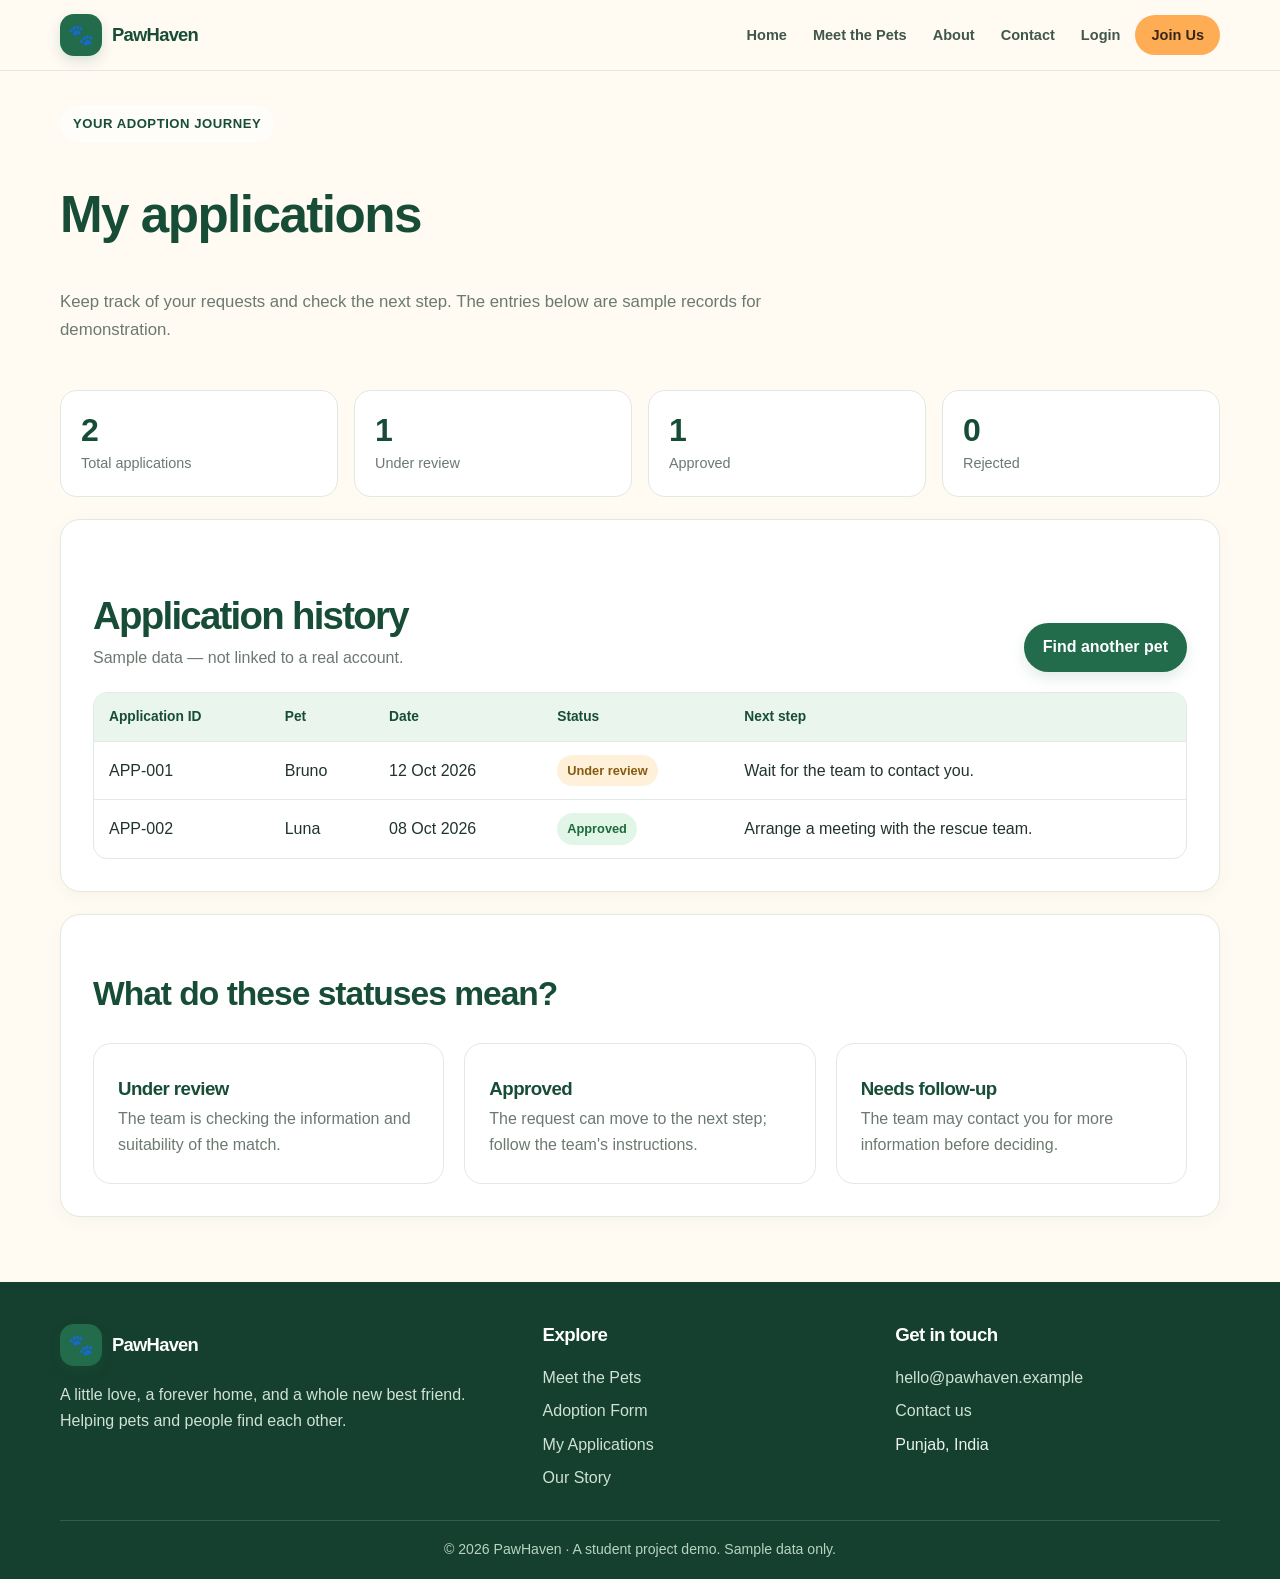
<file: my-applications.html>
<!DOCTYPE html>
<html lang="en">
<head>
  <meta charset="UTF-8">
  <meta name="viewport" content="width=device-width, initial-scale=1.0">
  <title>My Applications | PawHaven</title>
  <meta name="description" content="PawHaven — a friendly pet adoption platform student project.">
  <link rel="stylesheet" href="style.css">
</head>
<body>
<header><div class="nav-wrap"><a class="brand" href="index.html"><span class="brand-mark">🐾</span><span>PawHaven</span></a><nav class="nav-links"><a href="index.html">Home</a><a href="pets.html">Meet the Pets</a><a href="about.html">About</a><a href="contact.html">Contact</a><a href="login.html">Login</a><a class="nav-cta" href="register.html">Join Us</a></nav></div></header>
<main class="container">

<section class="page-intro"><span class="eyebrow">Your adoption journey</span><h1>My applications</h1><p>Keep track of your requests and check the next step. The entries below are sample records for demonstration.</p></section>
<div class="stats"><div class="stat"><strong>2</strong><span>Total applications</span></div><div class="stat"><strong>1</strong><span>Under review</span></div><div class="stat"><strong>1</strong><span>Approved</span></div><div class="stat"><strong>0</strong><span>Rejected</span></div></div>
<section class="panel"><div class="section-head"><div><h2>Application history</h2><p>Sample data — not linked to a real account.</p></div><a class="btn" href="pets.html">Find another pet</a></div><div class="table-wrap"><table><thead><tr><th>Application ID</th><th>Pet</th><th>Date</th><th>Status</th><th>Next step</th></tr></thead><tbody><tr><td>APP-001</td><td>Bruno</td><td>12 Oct 2026</td><td><span class="status">Under review</span></td><td>Wait for the team to contact you.</td></tr><tr><td>APP-002</td><td>Luna</td><td>08 Oct 2026</td><td><span class="status approved">Approved</span></td><td>Arrange a meeting with the rescue team.</td></tr></tbody></table></div></section>
<section class="panel"><h2>What do these statuses mean?</h2><div class="grid"><div class="feature"><h3>Under review</h3><p>The team is checking the information and suitability of the match.</p></div><div class="feature"><h3>Approved</h3><p>The request can move to the next step; follow the team's instructions.</p></div><div class="feature"><h3>Needs follow-up</h3><p>The team may contact you for more information before deciding.</p></div></div></section>

</main>
<footer class="footer"><div class="container"><div class="footer-grid"><div><a class="brand" href="index.html"><span class="brand-mark">🐾</span><span style="color:white">PawHaven</span></a><p>A little love, a forever home, and a whole new best friend. Helping pets and people find each other.</p></div><div><h3>Explore</h3><div class="footer-links"><a href="pets.html">Meet the Pets</a><a href="adoption-form.html">Adoption Form</a><a href="my-applications.html">My Applications</a><a href="about.html">Our Story</a></div></div><div><h3>Get in touch</h3><div class="footer-links"><a href="mailto:hello@pawhaven.example">hello@pawhaven.example</a><a href="contact.html">Contact us</a><span>Punjab, India</span></div></div></div><div class="copyright">© 2026 PawHaven · A student project demo. Sample data only.</div></div></footer>
  <script src="script.js"></script>
</body>
</html>
</file>
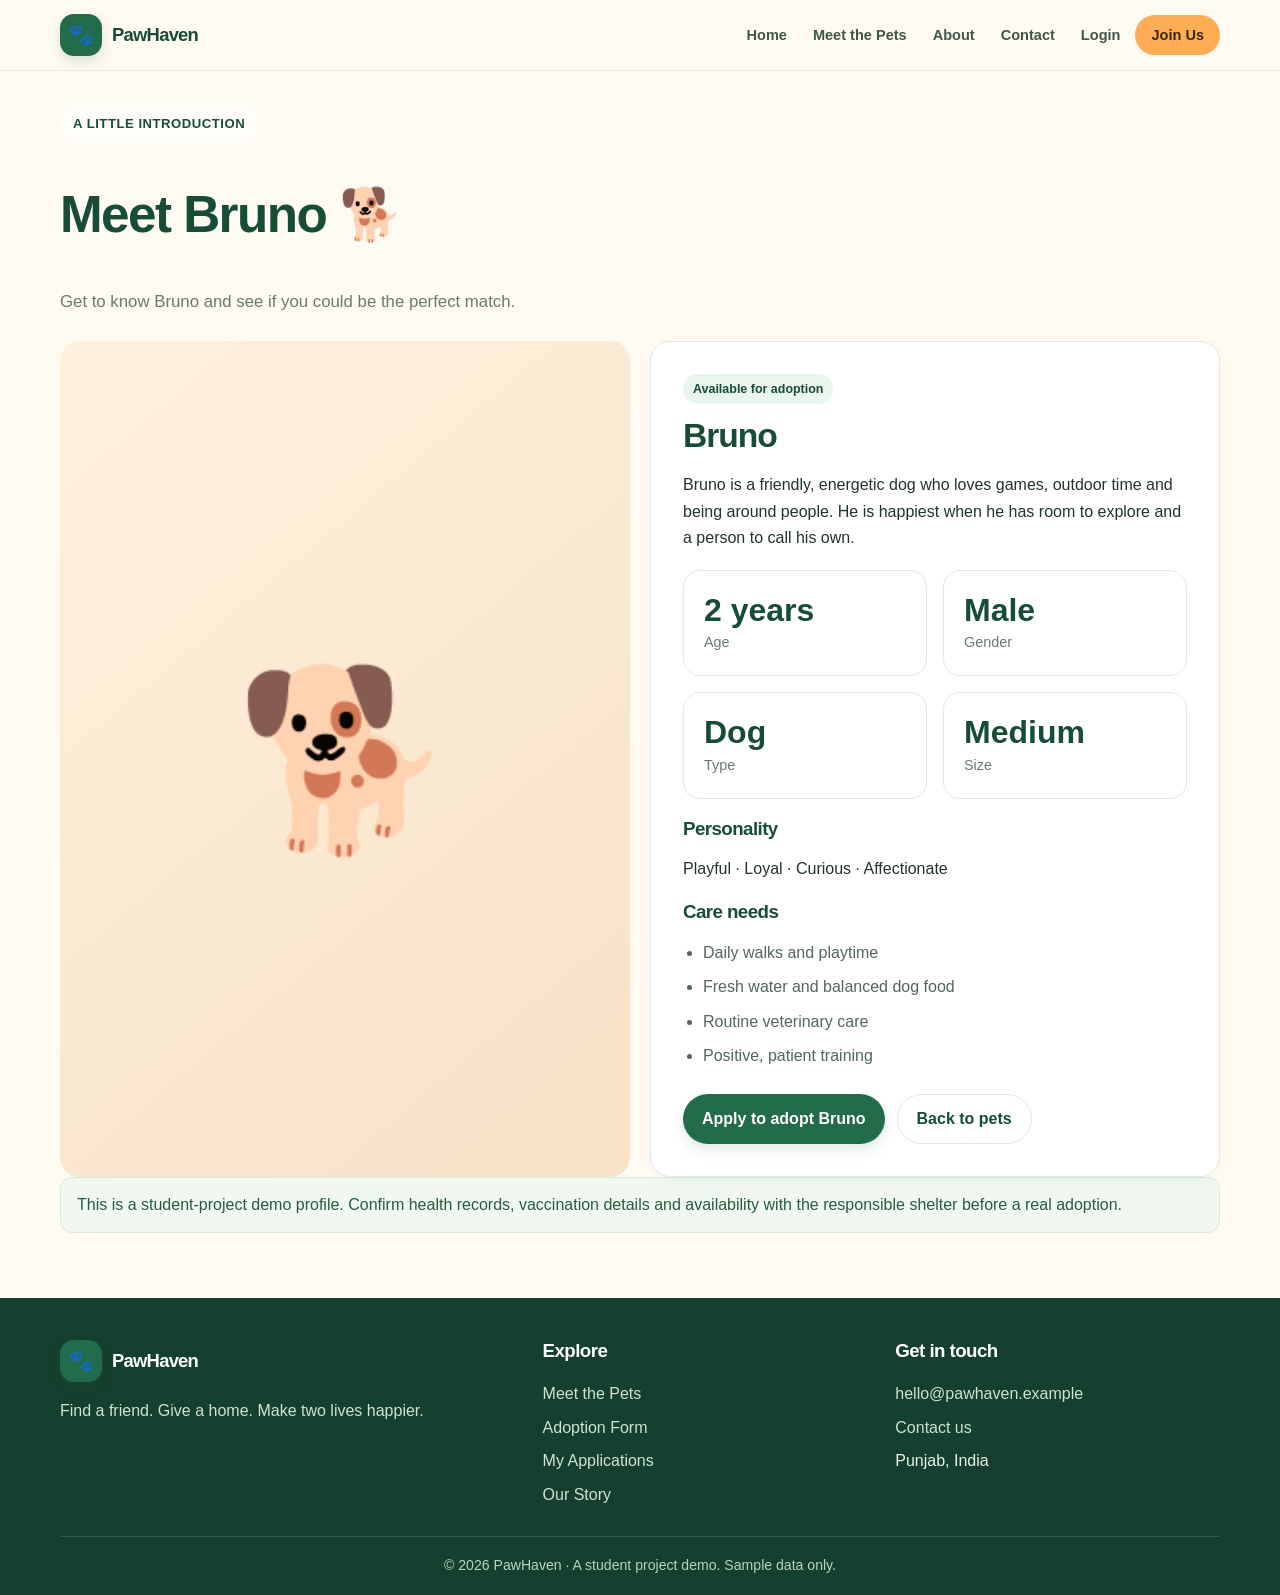
<file: pet-details.html>
<!DOCTYPE html>
<html lang="en">
<head>
  <meta charset="UTF-8">
  <meta name="viewport" content="width=device-width, initial-scale=1.0">
  <title>Pet Profile | PawHaven</title>
  <meta name="description" content="Get to know your future best friend at PawHaven.">
  <link rel="stylesheet" href="style.css">
</head>
<body>
<header><div class="nav-wrap"><a class="brand" href="index.html"><span class="brand-mark">🐾</span><span>PawHaven</span></a><nav class="nav-links"><a href="index.html">Home</a><a href="pets.html">Meet the Pets</a><a href="about.html">About</a><a href="contact.html">Contact</a><a href="login.html">Login</a><a class="nav-cta" href="register.html">Join Us</a></nav></div></header>
<main class="container">
  <section class="page-intro"><span class="eyebrow">A little introduction</span><h1 id="petHeading">Meet your new best friend 🐾</h1><p id="petSubheading">Every pet has a story. Here's one waiting for a loving home.</p></section>
  <section class="grid two pet-profile">
    <div id="petPicture" class="pet-photo dog profile-photo" aria-label="Pet illustration">🐕</div>
    <div class="panel">
      <span class="tag" id="petStatus">Available for adoption</span>
      <h2 id="petName">Pet name</h2>
      <p id="petDescription"></p>
      <div class="stats profile-stats">
        <div class="stat"><strong id="petAge">—</strong><span>Age</span></div>
        <div class="stat"><strong id="petGender">—</strong><span>Gender</span></div>
        <div class="stat"><strong id="petType">—</strong><span>Type</span></div>
        <div class="stat"><strong id="petSize">—</strong><span>Size</span></div>
      </div>
      <h3>Personality</h3><p id="petPersonality"></p>
      <h3>Care needs</h3><ul class="list-clean" id="petCare"></ul>
      <div class="button-row"><a class="btn" id="adoptButton" href="adoption-form.html">Apply to adopt</a><a class="btn light" href="pets.html">Back to pets</a></div>
    </div>
  </section>
  <div class="notice">This is a student-project demo profile. Confirm health records, vaccination details and availability with the responsible shelter before a real adoption.</div>
</main>
<footer class="footer"><div class="container"><div class="footer-grid"><div><a class="brand" href="index.html"><span class="brand-mark">🐾</span><span style="color:white">PawHaven</span></a><p>Find a friend. Give a home. Make two lives happier.</p></div><div><h3>Explore</h3><div class="footer-links"><a href="pets.html">Meet the Pets</a><a href="adoption-form.html">Adoption Form</a><a href="my-applications.html">My Applications</a><a href="about.html">Our Story</a></div></div><div><h3>Get in touch</h3><div class="footer-links"><a href="mailto:hello@pawhaven.example">hello@pawhaven.example</a><a href="contact.html">Contact us</a><span>Punjab, India</span></div></div></div><div class="copyright">© 2026 PawHaven · A student project demo. Sample data only.</div></div></footer>
<script src="script.js"></script>
</body>
</html>
</file>
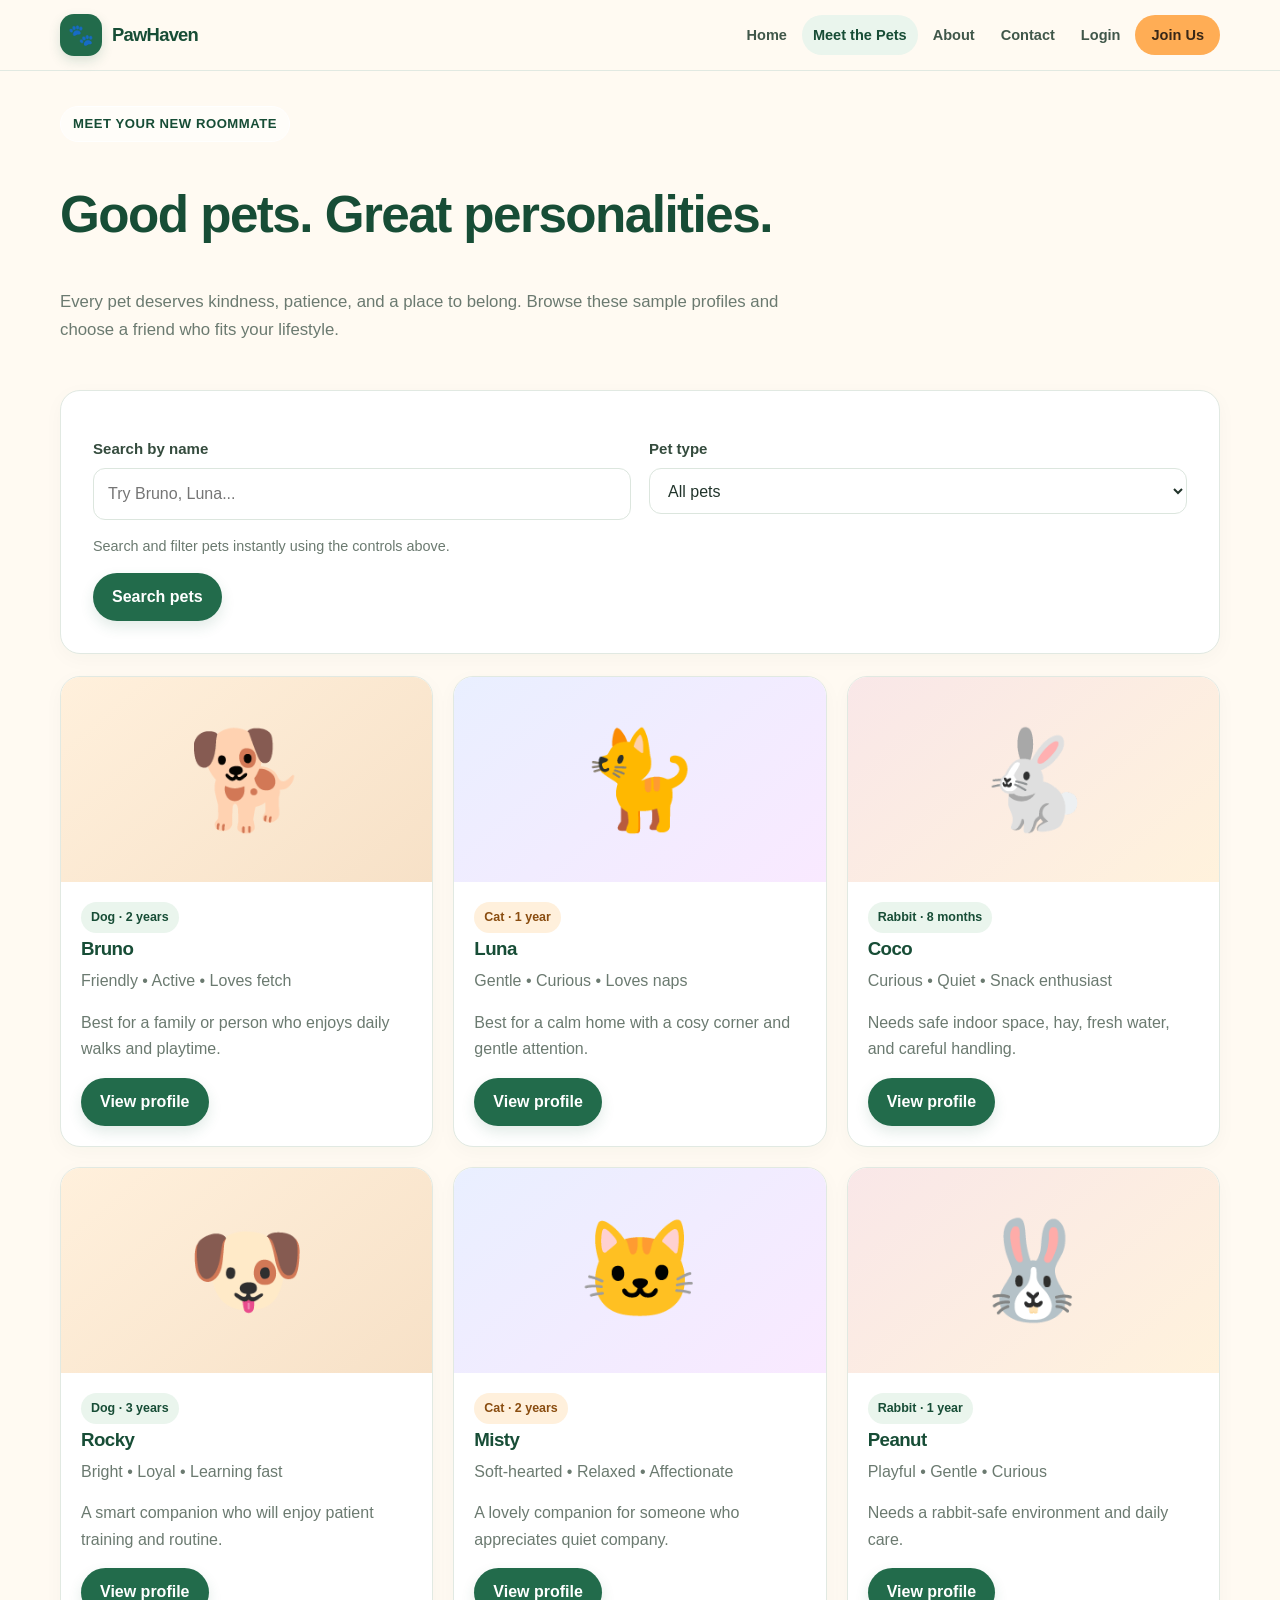
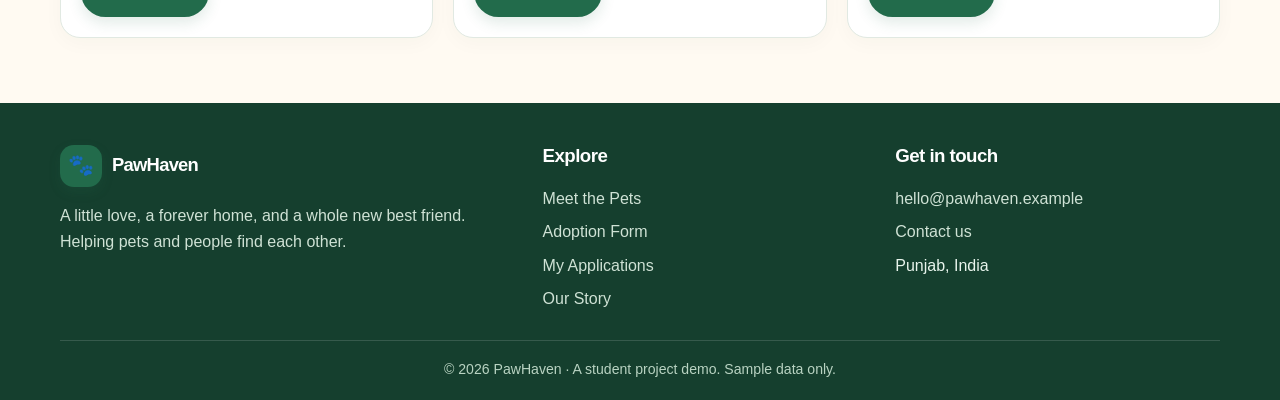
<file: pets.html>
<!DOCTYPE html>
<html lang="en">
<head>
  <meta charset="UTF-8">
  <meta name="viewport" content="width=device-width, initial-scale=1.0">
  <title>Meet the Pets | PawHaven</title>
  <meta name="description" content="PawHaven — a friendly pet adoption platform student project.">
  <link rel="stylesheet" href="style.css">
</head>
<body>
<header><div class="nav-wrap"><a class="brand" href="index.html"><span class="brand-mark">🐾</span><span>PawHaven</span></a><nav class="nav-links"><a href="index.html">Home</a><a href="pets.html">Meet the Pets</a><a href="about.html">About</a><a href="contact.html">Contact</a><a href="login.html">Login</a><a class="nav-cta" href="register.html">Join Us</a></nav></div></header>
<main class="container">

<section class="page-intro"><span class="eyebrow">Meet your new roommate</span><h1>Good pets. Great personalities.</h1><p>Every pet deserves kindness, patience, and a place to belong. Browse these sample profiles and choose a friend who fits your lifestyle.</p></section>
<div class="panel"><form action="pets.html" method="get"><div class="form-grid"><div><label for="search">Search by name</label><input id="search" name="search" placeholder="Try Bruno, Luna..."></div><div><label for="type">Pet type</label><select id="type" name="type"><option>All pets</option><option>Dog</option><option>Cat</option><option>Rabbit</option></select></div></div><p class="hint">Search and filter pets instantly using the controls above.</p><button type="submit">Search pets</button></form></div>
<section class="grid">
<article class="card pet-card" data-pet-type="dog" data-pet-name="bruno"><div class="pet-photo dog">🐕</div><div class="card-body"><span class="tag">Dog · 2 years</span><h3>Bruno</h3><p>Friendly • Active • Loves fetch</p><p>Best for a family or person who enjoys daily walks and playtime.</p><a class="btn" href="pet-details.html?pet=bruno">View profile</a></div></article>
<article class="card pet-card" data-pet-type="cat" data-pet-name="luna"><div class="pet-photo cat">🐈</div><div class="card-body"><span class="tag orange">Cat · 1 year</span><h3>Luna</h3><p>Gentle • Curious • Loves naps</p><p>Best for a calm home with a cosy corner and gentle attention.</p><a class="btn" href="pet-details.html?pet=luna">View profile</a></div></article>
<article class="card pet-card" data-pet-type="rabbit" data-pet-name="coco"><div class="pet-photo rabbit">🐇</div><div class="card-body"><span class="tag">Rabbit · 8 months</span><h3>Coco</h3><p>Curious • Quiet • Snack enthusiast</p><p>Needs safe indoor space, hay, fresh water, and careful handling.</p><a class="btn" href="pet-details.html?pet=coco">View profile</a></div></article>
<article class="card pet-card" data-pet-type="dog" data-pet-name="rocky"><div class="pet-photo dog">🐶</div><div class="card-body"><span class="tag">Dog · 3 years</span><h3>Rocky</h3><p>Bright • Loyal • Learning fast</p><p>A smart companion who will enjoy patient training and routine.</p><a class="btn" href="pet-details.html?pet=rocky">View profile</a></div></article>
<article class="card pet-card" data-pet-type="cat" data-pet-name="misty"><div class="pet-photo cat">🐱</div><div class="card-body"><span class="tag orange">Cat · 2 years</span><h3>Misty</h3><p>Soft-hearted • Relaxed • Affectionate</p><p>A lovely companion for someone who appreciates quiet company.</p><a class="btn" href="pet-details.html?pet=misty">View profile</a></div></article>
<article class="card pet-card" data-pet-type="rabbit" data-pet-name="peanut"><div class="pet-photo rabbit">🐰</div><div class="card-body"><span class="tag">Rabbit · 1 year</span><h3>Peanut</h3><p>Playful • Gentle • Curious</p><p>Needs a rabbit-safe environment and daily care.</p><a class="btn" href="pet-details.html?pet=peanut">View profile</a></div></article>
</section>

</main>
<footer class="footer"><div class="container"><div class="footer-grid"><div><a class="brand" href="index.html"><span class="brand-mark">🐾</span><span style="color:white">PawHaven</span></a><p>A little love, a forever home, and a whole new best friend. Helping pets and people find each other.</p></div><div><h3>Explore</h3><div class="footer-links"><a href="pets.html">Meet the Pets</a><a href="adoption-form.html">Adoption Form</a><a href="my-applications.html">My Applications</a><a href="about.html">Our Story</a></div></div><div><h3>Get in touch</h3><div class="footer-links"><a href="mailto:hello@pawhaven.example">hello@pawhaven.example</a><a href="contact.html">Contact us</a><span>Punjab, India</span></div></div></div><div class="copyright">© 2026 PawHaven · A student project demo. Sample data only.</div></div></footer>
  <script src="script.js"></script>
</body>
</html>
</file>
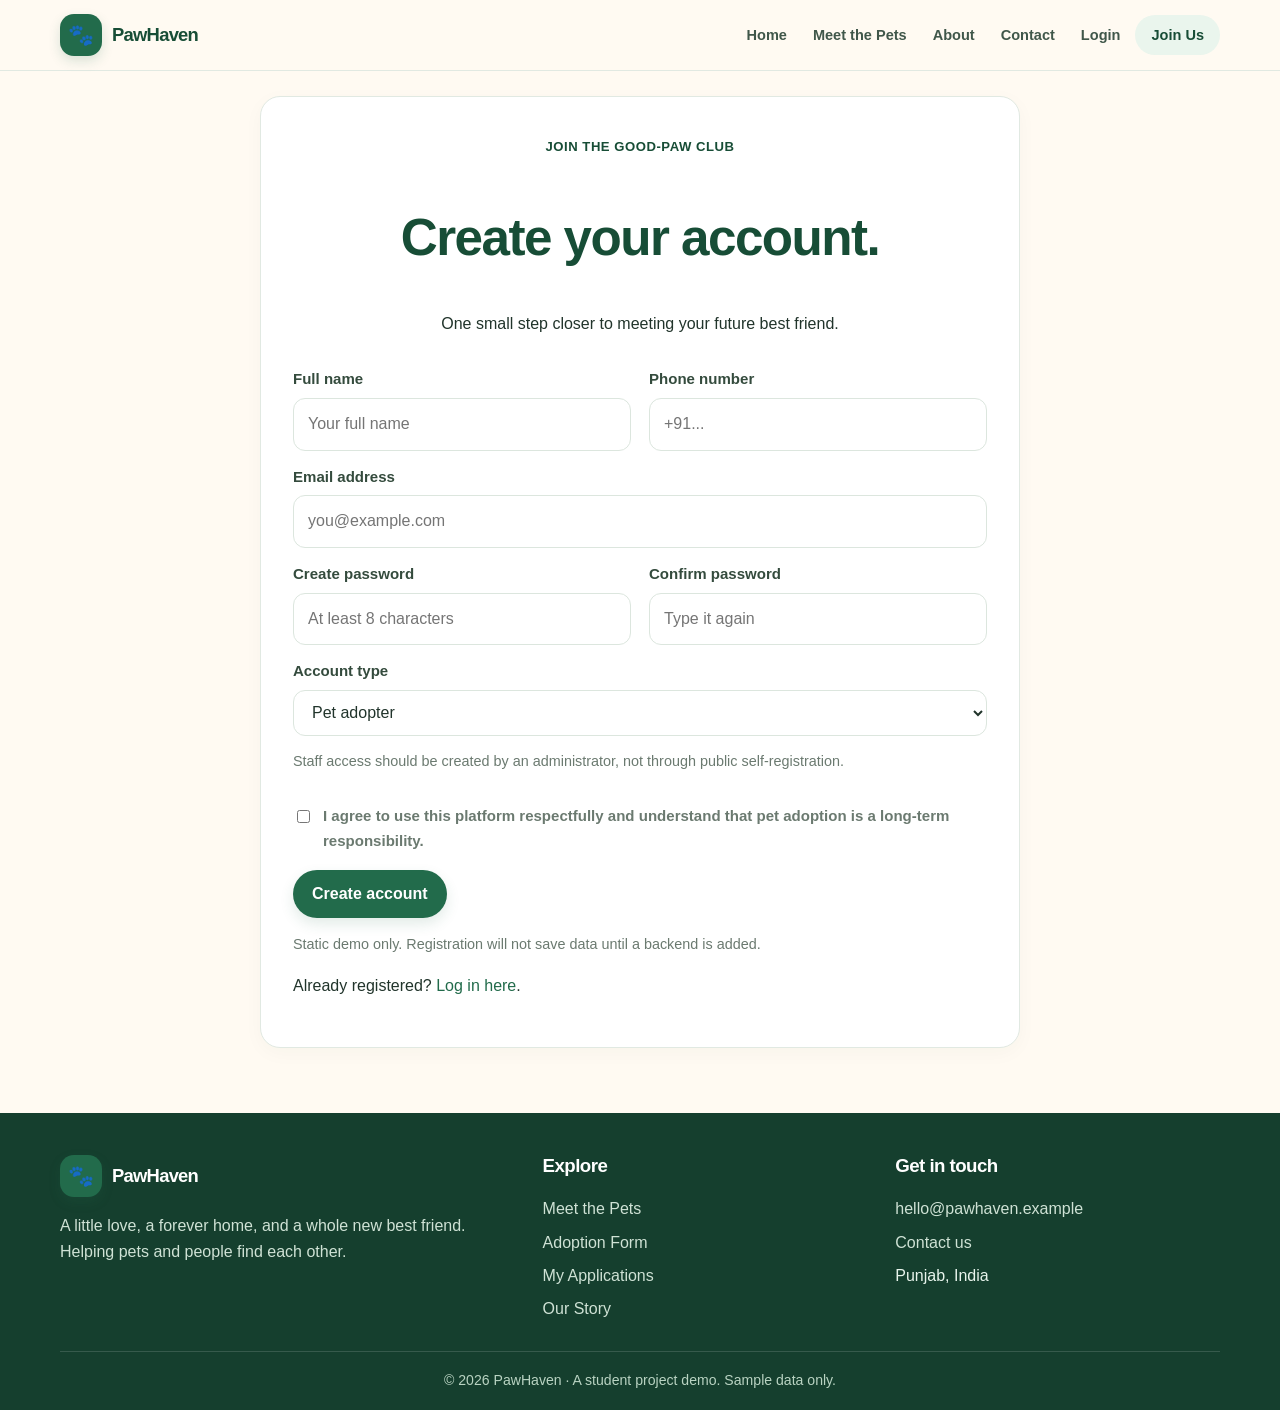
<file: register.html>
<!DOCTYPE html>
<html lang="en">
<head>
  <meta charset="UTF-8">
  <meta name="viewport" content="width=device-width, initial-scale=1.0">
  <title>Register | PawHaven</title>
  <meta name="description" content="PawHaven — a friendly pet adoption platform student project.">
  <link rel="stylesheet" href="style.css">
</head>
<body>
<header><div class="nav-wrap"><a class="brand" href="index.html"><span class="brand-mark">🐾</span><span>PawHaven</span></a><nav class="nav-links"><a href="index.html">Home</a><a href="pets.html">Meet the Pets</a><a href="about.html">About</a><a href="contact.html">Contact</a><a href="login.html">Login</a><a class="nav-cta" href="register.html">Join Us</a></nav></div></header>
<main class="container">

<section class="form-layout"><div class="panel"><div class="center"><span class="eyebrow">Join the good-paw club</span><h1>Create your account.</h1><p>One small step closer to meeting your future best friend.</p></div><form action="#" method="post"><div class="form-grid"><div><label for="name">Full name</label><input id="name" name="name" required placeholder="Your full name"></div><div><label for="phone">Phone number</label><input id="phone" name="phone" type="tel" placeholder="+91..."></div><div class="full"><label for="email">Email address</label><input id="email" name="email" type="email" required placeholder="you@example.com"></div><div><label for="password">Create password</label><input id="password" name="password" type="password" required minlength="8" placeholder="At least 8 characters"></div><div><label for="confirm">Confirm password</label><input id="confirm" name="confirm" type="password" required placeholder="Type it again"></div><div class="full"><label for="role">Account type</label><select id="role" name="role"><option value="adopter">Pet adopter</option><option value="volunteer">Volunteer interest</option></select><p class="hint">Staff access should be created by an administrator, not through public self-registration.</p></div></div><label class="checkline"><input type="checkbox" required> <span>I agree to use this platform respectfully and understand that pet adoption is a long-term responsibility.</span></label><button type="submit">Create account</button><p class="hint">Static demo only. Registration will not save data until a backend is added.</p><p>Already registered? <a href="login.html">Log in here</a>.</p></form></div></section>

</main>
<footer class="footer"><div class="container"><div class="footer-grid"><div><a class="brand" href="index.html"><span class="brand-mark">🐾</span><span style="color:white">PawHaven</span></a><p>A little love, a forever home, and a whole new best friend. Helping pets and people find each other.</p></div><div><h3>Explore</h3><div class="footer-links"><a href="pets.html">Meet the Pets</a><a href="adoption-form.html">Adoption Form</a><a href="my-applications.html">My Applications</a><a href="about.html">Our Story</a></div></div><div><h3>Get in touch</h3><div class="footer-links"><a href="mailto:hello@pawhaven.example">hello@pawhaven.example</a><a href="contact.html">Contact us</a><span>Punjab, India</span></div></div></div><div class="copyright">© 2026 PawHaven · A student project demo. Sample data only.</div></div></footer>
  <script src="script.js"></script>
</body>
</html>
</file>
<file: style.css>
/* PawHaven — HTML + CSS only */
:root{--green:#226b4b;--green2:#174d36;--mint:#eaf5ed;--orange:#ffad55;--cream:#fffaf2;--ink:#21342b;--muted:#6b7a70;--line:#e1e9e2;--white:#fff;--shadow:0 12px 32px rgba(27,67,46,.09);--radius:20px}
*{box-sizing:border-box}html{scroll-behavior:smooth}body{margin:0;background:var(--cream);color:var(--ink);font:16px/1.65 "Segoe UI",Arial,sans-serif}img{max-width:100%;display:block}a{color:var(--green);text-decoration:none}a:hover{color:#b86418}button,input,select,textarea{font:inherit}header{position:sticky;top:0;z-index:10;background:rgba(255,250,242,.95);backdrop-filter:blur(12px);border-bottom:1px solid var(--line)}.nav-wrap{width:min(1160px,calc(100% - 32px));margin:auto;display:flex;align-items:center;justify-content:space-between;gap:18px;padding:14px 0}.brand{display:flex;align-items:center;gap:10px;color:var(--green2);font-size:1.15rem;font-weight:900;letter-spacing:-.04em;white-space:nowrap}.brand-mark{display:grid;place-items:center;width:42px;height:42px;border-radius:14px;background:var(--green);color:white;font-size:1.3rem;box-shadow:0 5px 12px #226b4b2b}.nav-links{display:flex;align-items:center;justify-content:flex-end;gap:4px;flex-wrap:wrap}.nav-links a{padding:8px 11px;border-radius:999px;color:#40574a;font-size:.91rem;font-weight:700;transition:.2s}.nav-links a:hover,.nav-links a.active{background:var(--mint);color:var(--green2)}.nav-links .nav-cta{background:var(--orange);color:#382718;padding-inline:16px}.nav-links .nav-cta:hover{background:#ffbd75;color:#382718}.container{width:min(1160px,calc(100% - 32px));margin:auto}.hero{margin:30px auto 46px;padding:clamp(28px,6vw,68px);border-radius:30px;background:linear-gradient(125deg,#e6f4e9 0%,#fff2df 100%);display:grid;grid-template-columns:1.25fr .75fr;align-items:center;gap:30px;overflow:hidden;position:relative}.eyebrow{display:inline-block;padding:6px 12px;background:#fff9;border:1px solid #fff;border-radius:999px;color:var(--green2);font-size:.82rem;font-weight:800;letter-spacing:.04em;text-transform:uppercase}.hero h1{font-size:clamp(2.5rem,5.8vw,4.8rem);line-height:1.02;letter-spacing:-.065em;margin:18px 0}.hero h1 span{color:var(--green)}.hero p{max-width:620px;color:#52665a;font-size:1.08rem}.hero-art{min-height:260px;display:grid;place-items:center;position:relative}.pet-emoji{display:grid;place-items:center;width:min(270px,65vw);aspect-ratio:1;border-radius:42% 58% 57% 43%/44% 42% 58% 56%;background:#fff9e9;border:10px solid #ffffffa8;box-shadow:var(--shadow);font-size:clamp(7rem,15vw,12rem);transform:rotate(-4deg)}.floating-note{position:absolute;right:0;bottom:15px;padding:12px 16px;border-radius:15px;background:#fff;box-shadow:var(--shadow);font-weight:800;color:var(--green2);transform:rotate(3deg)}.btn,button,input[type=submit]{display:inline-flex;align-items:center;justify-content:center;min-height:46px;padding:11px 19px;border:0;border-radius:999px;background:var(--green);color:white;font-weight:800;cursor:pointer;transition:transform .2s,box-shadow .2s,background .2s;box-shadow:0 6px 14px #226b4b22}.btn:hover,button:hover,input[type=submit]:hover{background:var(--green2);color:white;transform:translateY(-2px);box-shadow:0 10px 20px #226b4b2b}.btn.orange{background:var(--orange);color:#382718;box-shadow:0 6px 14px #ffad5528}.btn.orange:hover{background:#ffc27f;color:#382718}.btn.light{background:white;color:var(--green2);border:1px solid var(--line);box-shadow:none}.button-row{display:flex;flex-wrap:wrap;gap:12px;margin-top:24px}.section-head{display:flex;justify-content:space-between;align-items:end;gap:20px;margin:42px 0 20px}.section-head h2{margin:0;font-size:clamp(1.7rem,3vw,2.5rem);line-height:1.15;letter-spacing:-.045em;color:var(--green2)}.section-head p{margin:7px 0 0;color:var(--muted)}h1,h2,h3{color:var(--green2);line-height:1.2;letter-spacing:-.03em}h1{font-size:clamp(2rem,4vw,3.2rem)}h2{font-size:clamp(1.5rem,3vw,2.1rem)}.page-intro{padding:35px 0 8px}.page-intro p{max-width:760px;color:var(--muted);font-size:1.05rem}.grid{display:grid;grid-template-columns:repeat(3,minmax(0,1fr));gap:20px}.grid.two{grid-template-columns:repeat(2,minmax(0,1fr))}.card{background:white;border:1px solid var(--line);border-radius:var(--radius);overflow:hidden;box-shadow:0 5px 20px #1b432e08;transition:transform .22s,box-shadow .22s,border-color .22s}.card:hover{transform:translateY(-5px);box-shadow:var(--shadow);border-color:#b8d8c2}.card-body{padding:20px}.card h3{margin:5px 0 8px}.card p{color:var(--muted);margin:8px 0 15px}.pet-photo{display:grid;place-items:center;min-height:205px;background:linear-gradient(140deg,#eaf5ed,#fff0dc);font-size:6rem}.pet-photo.dog{background:linear-gradient(140deg,#fff0dc,#f7e1c7)}.pet-photo.cat{background:linear-gradient(140deg,#e9efff,#f9e9ff)}.pet-photo.rabbit{background:linear-gradient(140deg,#f9e7e8,#fff2dc)}.tag{display:inline-block;padding:5px 10px;border-radius:999px;background:var(--mint);color:var(--green2);font-size:.78rem;font-weight:800}.tag.orange{background:#fff0dc;color:#8a4d10}.feature{padding:24px;background:#fff;border:1px solid var(--line);border-radius:18px}.feature .icon{font-size:2rem}.feature h3{margin:10px 0 6px}.feature p{margin:0;color:var(--muted)}.callout{margin:42px 0;padding:clamp(24px,4vw,42px);border-radius:24px;background:var(--green2);color:#fff;display:flex;align-items:center;justify-content:space-between;gap:24px}.callout h2{color:#fff;margin:0 0 8px}.callout p{color:#d9eadf;margin:0}.callout .btn{flex-shrink:0}.panel{background:white;border:1px solid var(--line);border-radius:var(--radius);padding:clamp(20px,4vw,32px);box-shadow:0 5px 20px #1b432e08;margin:22px 0}.form-layout{max-width:760px;margin:25px auto}.form-grid{display:grid;grid-template-columns:repeat(2,minmax(0,1fr));gap:0 18px}.full{grid-column:1/-1}label{display:block;margin:14px 0 6px;font-weight:750;color:#344b3d;font-size:.94rem}input:not([type=checkbox]):not([type=radio]):not([type=submit]),select,textarea{width:100%;min-height:46px;padding:12px 14px;border:1.5px solid #dce6de;border-radius:12px;background:#fff;color:var(--ink);outline:none;transition:.2s}textarea{min-height:120px;resize:vertical}input:focus,select:focus,textarea:focus{border-color:var(--green);box-shadow:0 0 0 4px #226b4b18}input[type=checkbox],input[type=radio]{accent-color:var(--green)}.checkline{display:flex;align-items:flex-start;gap:10px;margin:16px 0;color:var(--muted)}.checkline input{margin-top:6px}.hint{font-size:.9rem;color:var(--muted)}.notice{padding:14px 16px;border-radius:12px;background:#f0f8f1;border:1px solid #d8eadc;color:#285c3d}.notice.warn{background:#fff6e9;border-color:#f6dfb8;color:#78501a}.stats{display:grid;grid-template-columns:repeat(4,minmax(0,1fr));gap:16px;margin:22px 0}.stat{padding:20px;background:#fff;border:1px solid var(--line);border-radius:17px}.stat strong{display:block;font-size:2rem;color:var(--green2);line-height:1.2}.stat span{color:var(--muted);font-size:.9rem}.table-wrap{overflow-x:auto;border:1px solid var(--line);border-radius:14px;background:#fff}table{width:100%;border-collapse:collapse;min-width:620px}th,td{text-align:left;padding:13px 15px;border-bottom:1px solid var(--line);vertical-align:middle}th{background:var(--mint);color:var(--green2);font-size:.86rem}tbody tr:hover{background:#fbfdf9}tbody tr:last-child td{border-bottom:0}.status{display:inline-block;padding:5px 10px;border-radius:999px;background:#fff0d9;color:#865b11;font-size:.8rem;font-weight:800}.status.approved{background:#e2f6e8;color:#1c6b3d}.status.rejected{background:#ffebea;color:#a42d2d}.split{display:grid;grid-template-columns:1fr 1fr;gap:22px}.list-clean{padding-left:20px;color:#52665a}.list-clean li{margin:8px 0}.quote{font-size:1.2rem;font-weight:700;color:var(--green2);padding:20px;border-left:4px solid var(--orange);background:#fff7ea;border-radius:0 14px 14px 0}.footer{margin-top:65px;background:#153f2e;color:#e8f4ec;padding:42px 0 18px}.footer-grid{display:grid;grid-template-columns:1.4fr 1fr 1fr;gap:28px}.footer h3{color:white;margin-top:0}.footer p,.footer a{color:#cfe2d5}.footer a:hover{color:#ffc27f}.footer-links{display:grid;gap:7px}.copyright{border-top:1px solid #ffffff24;margin-top:28px;padding-top:17px;text-align:center;color:#b9d3c2;font-size:.88rem}.empty{padding:24px;text-align:center;border:1px dashed #cbdccf;border-radius:16px;background:#fff}.small{font-size:.9rem;color:var(--muted)}.center{text-align:center}.mt-0{margin-top:0}.mb-0{margin-bottom:0}
@media(max-width:900px){.nav-wrap{align-items:flex-start;flex-direction:column}.nav-links{justify-content:flex-start}.hero{grid-template-columns:1fr}.hero-art{min-height:200px}.pet-emoji{width:200px}.grid{grid-template-columns:repeat(2,minmax(0,1fr))}.stats{grid-template-columns:repeat(2,minmax(0,1fr))}.footer-grid{grid-template-columns:1fr 1fr}.footer-grid>div:first-child{grid-column:1/-1}}
@media(max-width:600px){.nav-wrap,.container{width:calc(100% - 24px)}.nav-links{gap:2px}.nav-links a{font-size:.82rem;padding:7px 9px}.hero{margin-top:18px;padding:25px 21px;border-radius:22px}.hero-art{min-height:170px}.pet-emoji{width:160px;border-width:7px}.floating-note{right:0;bottom:0;font-size:.8rem}.grid,.grid.two,.split,.form-grid{grid-template-columns:1fr}.stats{gap:10px}.stat{padding:15px}.stat strong{font-size:1.6rem}.section-head{align-items:flex-start;flex-direction:column}.callout{align-items:flex-start;flex-direction:column}.footer-grid{grid-template-columns:1fr}.footer-grid>div:first-child{grid-column:auto}.page-intro{padding-top:20px}}

/* PawHaven pet profile additions */
.profile-photo{min-height:420px;font-size:11rem;border-radius:20px;position:sticky;top:110px}
.profile-stats{grid-template-columns:repeat(2,minmax(0,1fr));margin:18px 0}
.pet-profile .panel{margin:0}
.pet-profile h2{margin:12px 0}
.pet-profile h3{margin-bottom:4px}
@media(max-width:600px){.profile-photo{min-height:230px;font-size:7rem;position:static}.profile-stats{grid-template-columns:repeat(2,minmax(0,1fr))}}
</file>
